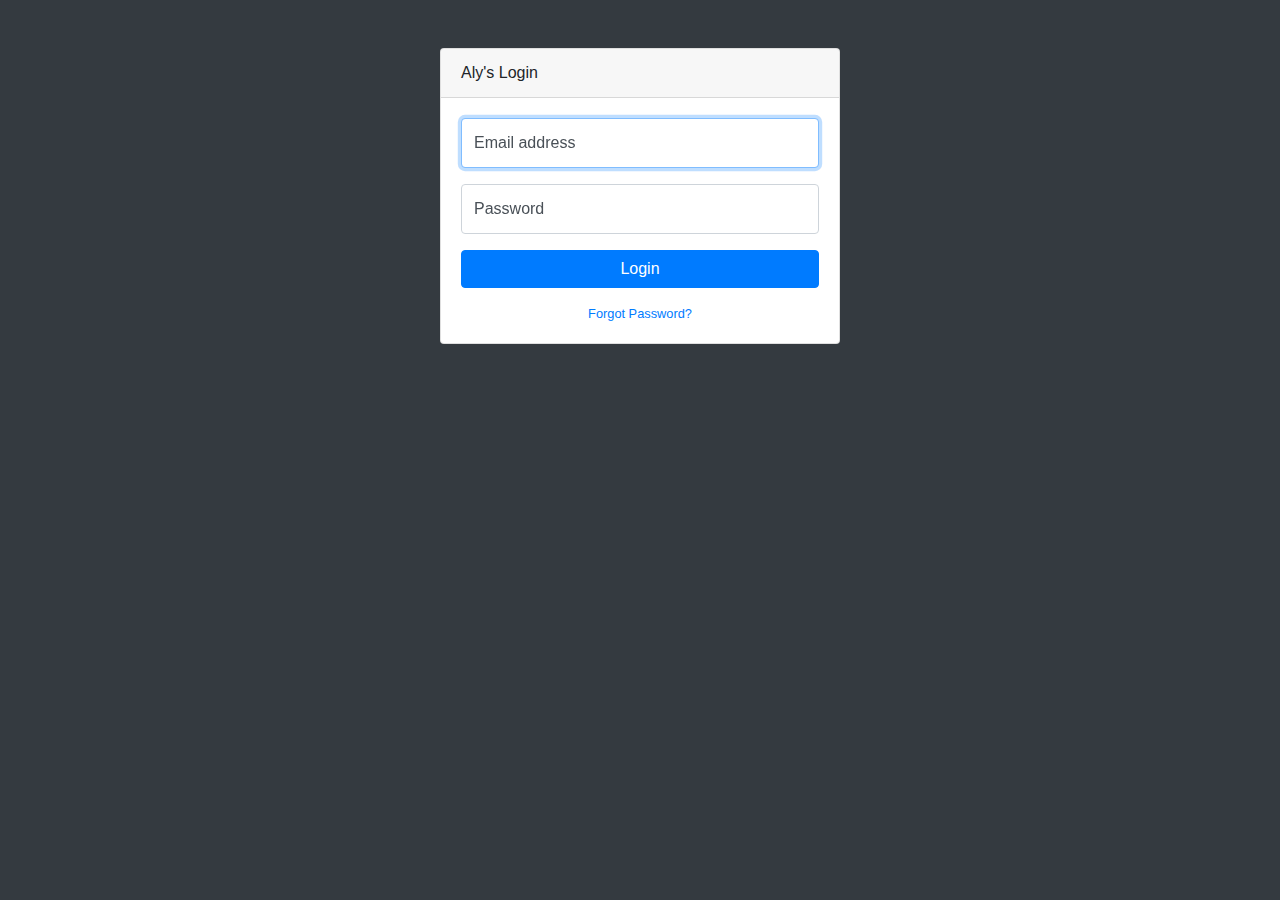
<file: index.html>
<!DOCTYPE html>
<html lang="en">
  <head>
    <meta charset="utf-8" />
    <meta http-equiv="X-UA-Compatible" content="IE=edge" />
    <meta
      name="viewport"
      content="width=device-width, initial-scale=1, shrink-to-fit=no"
    />
    <meta name="description" content="" />
    <meta name="author" content="" />

    <title>SB Admin - Login</title>

    <!-- Bootstrap core CSS -->
    <link href="vendor/bootstrap/css/bootstrap.min.css" rel="stylesheet" />

    <!-- Custom fonts for this template -->
    <link
      href="vendor/fontawesome-free/css/all.min.css"
      rel="stylesheet"
      type="text/css"
    />

    <!-- Custom styles for this template -->
    <link href="css/sb-admin.css" rel="stylesheet" />
  </head>

  <body class="bg-dark">
    <div class="container">
      <div class="card card-login mx-auto mt-5">
        <div class="card-header">Aly's Login</div>
        <div class="card-body">
          <form>
            <div class="form-group">
              <div class="form-label-group">
                <input
                  type="email"
                  id="inputEmail"
                  class="form-control"
                  placeholder="Email address"
                  required="required"
                  autofocus="autofocus"
                  name="userid"
                />
                <label for="inputEmail">Email address</label>
              </div>
            </div>
            <div class="form-group">
              <div class="form-label-group">
                <input
                  type="password"
                  id="inputPassword"
                  class="form-control"
                  placeholder="Password"
                  required="required"
                  name="pswrd"
                />
                <label for="inputPassword">Password</label>
              </div>
            </div>
            <input
              type="button"
              class="btn btn-primary btn-block"
              onclick="check(this.form)"
              value="Login"
            />
          </form>
          <script language="javascript">
            function check(form) {
              /*function to check userid & password*/
              /*the following code checkes whether the entered userid and password are matching*/
              if (
                form.userid.value == "tester@tester.com" &&
                form.pswrd.value == "tester"
              ) {
                window.location.href =
                  "dashboard.html"; /*opens the target page while Id & password matches*/
              } else {
                alert("Error Password or Username"); /*displays error message*/
              }
            }
          </script>
          <div class="text-center">
            <a class="d-block small mt-3" href="forgot-password.html"
              >Forgot Password?</a
            >
          </div>
        </div>
      </div>
    </div>

    <!-- Bootstrap core JavaScript -->
    <script src="vendor/jquery/jquery.min.js"></script>
    <script src="vendor/bootstrap/js/bootstrap.bundle.min.js"></script>

    <!-- Core plugin JavaScript -->
    <script src="vendor/jquery-easing/jquery.easing.min.js"></script>
  </body>
</html>
</file>
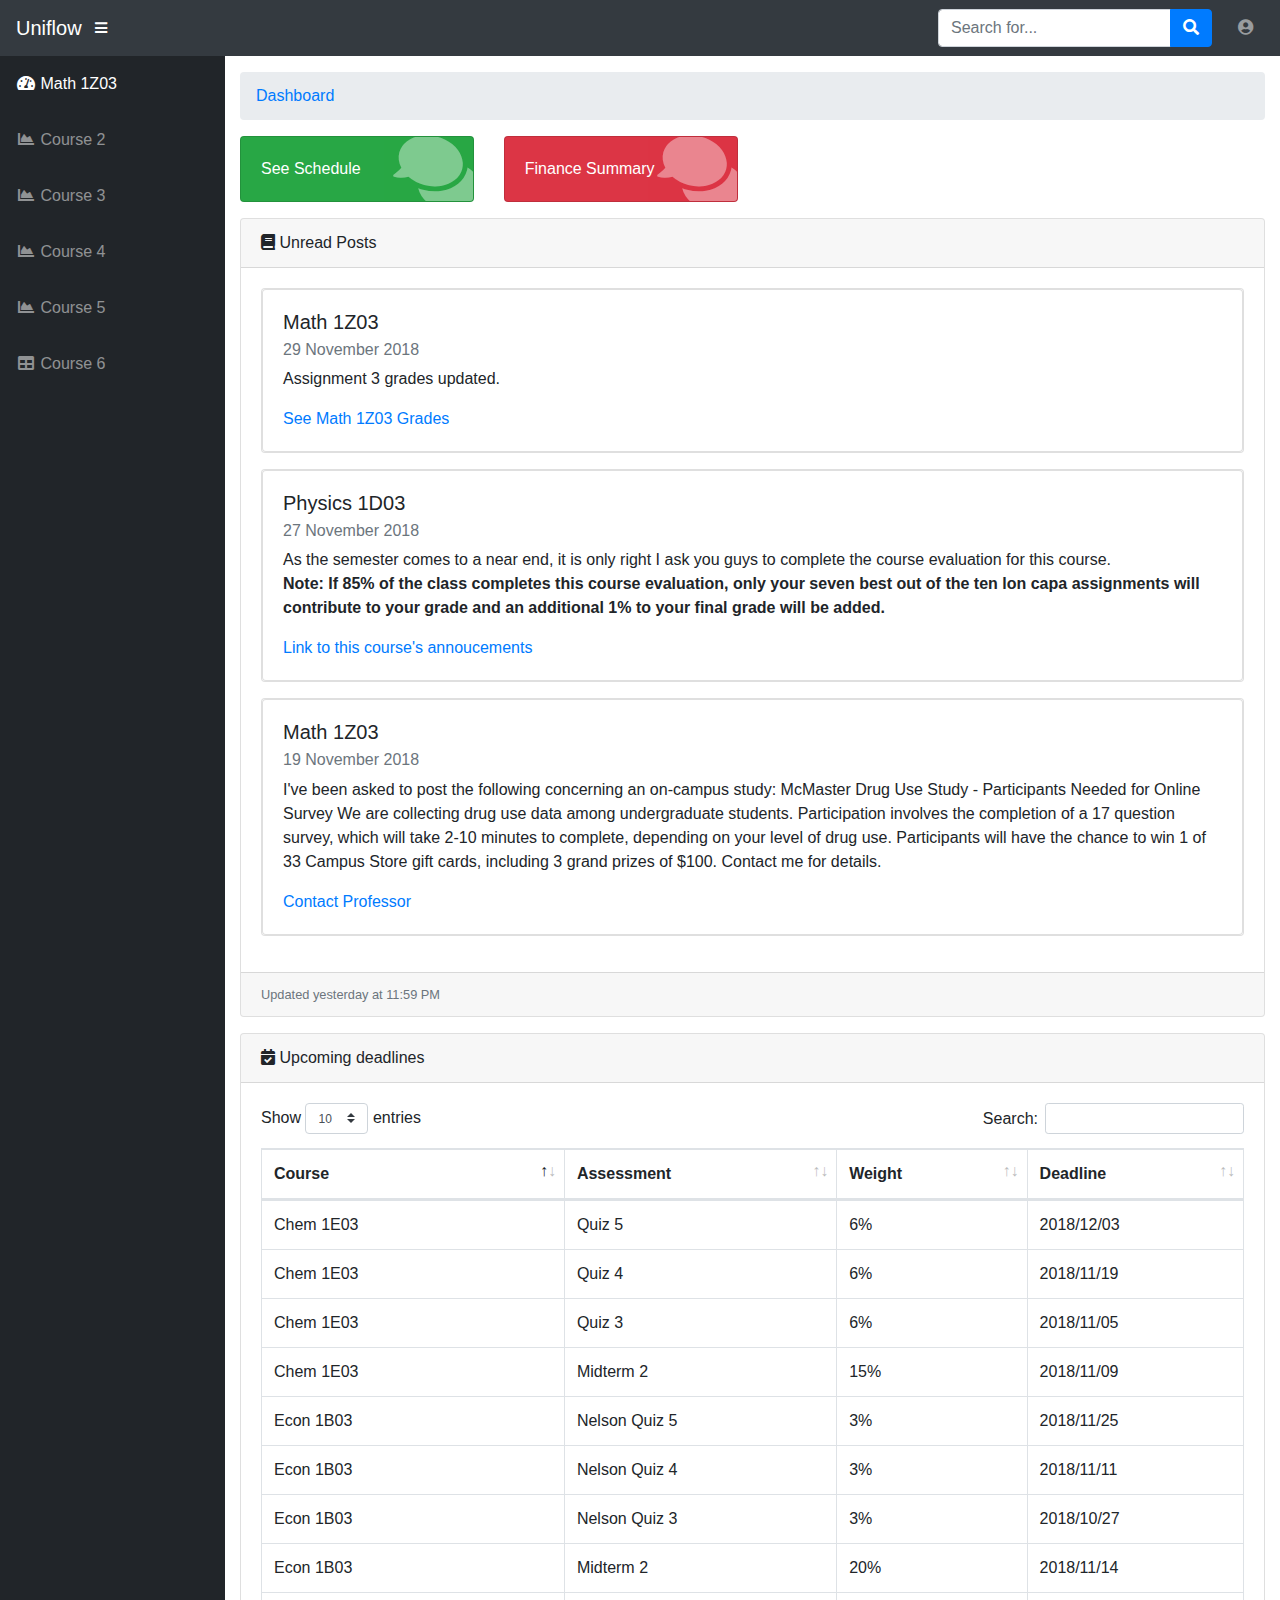
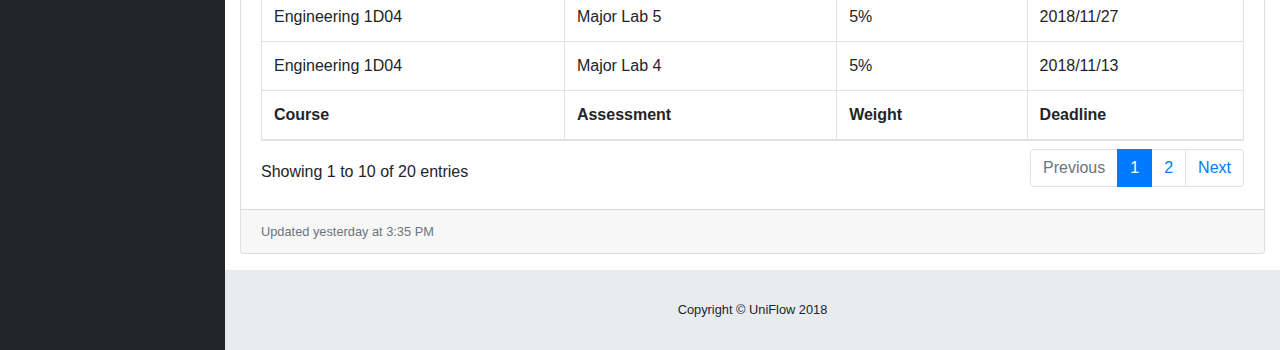
<file: dashboard.html>
<!DOCTYPE html>
<html lang="en">
  <head>
    <meta charset="utf-8" />
    <meta http-equiv="X-UA-Compatible" content="IE=edge" />
    <meta
      name="viewport"
      content="width=device-width, initial-scale=1, shrink-to-fit=no"
    />
    <meta name="description" content="" />
    <meta name="author" content="" />

    <title>UniFlow</title>

    <!-- Bootstrap core CSS -->
    <link href="vendor/bootstrap/css/bootstrap.min.css" rel="stylesheet" />

    <!-- Custom fonts for this template -->
    <link
      href="vendor/fontawesome-free/css/all.min.css"
      rel="stylesheet"
      type="text/css"
    />

    <!-- Page level plugin CSS -->
    <link href="vendor/datatables/dataTables.bootstrap4.css" rel="stylesheet" />

    <!-- Custom styles for this template -->
    <link href="css/sb-admin.css" rel="stylesheet" />
  </head>

  <body id="page-top">
    <nav class="navbar navbar-expand navbar-dark bg-dark static-top">
      <a class="navbar-brand mr-1" href="dashboard.html">Uniflow</a>

      <button
        class="btn btn-link btn-sm text-white order-1 order-sm-0"
        id="sidebarToggle"
        href="#"
      >
        <i class="fas fa-bars"></i>
      </button>

      <!-- Navbar Search -->
      <form
        class="d-none d-md-inline-block form-inline ml-auto mr-0 mr-md-3 my-2 my-md-0"
      >
        <div class="input-group">
          <input
            type="text"
            class="form-control"
            placeholder="Search for..."
            aria-label="Search"
            aria-describedby="basic-addon2"
          />
          <div class="input-group-append">
            <button class="btn btn-primary" type="button">
              <i class="fas fa-search"></i>
            </button>
          </div>
        </div>
      </form>

      <!-- Navbar -->
      <ul class="navbar-nav ml-auto ml-md-0">
        <li class="nav-item dropdown no-arrow">
          <a
            class="nav-link dropdown-toggle"
            href="#"
            id="userDropdown"
            role="button"
            data-toggle="dropdown"
            aria-haspopup="true"
            aria-expanded="false"
          >
            <i class="fas fa-user-circle fa-fw"></i>
          </a>
          <div
            class="dropdown-menu dropdown-menu-right"
            aria-labelledby="userDropdown"
          >
            <a class="dropdown-item" href="#">Settings</a>
            <a class="dropdown-item" href="#">Activity Log</a>
            <div class="dropdown-divider"></div>
            <a
              class="dropdown-item"
              href="#"
              data-toggle="modal"
              data-target="#logoutModal"
              >Logout</a
            >
          </div>
        </li>
      </ul>
    </nav>

    <div id="wrapper">
      <!-- Sidebar -->
      <ul class="sidebar navbar-nav">
        <li class="nav-item active">
          <a class="nav-link" href="math1z03annoucements.html">
            <i class="fas fa-fw fa-tachometer-alt"></i> <span>Math 1Z03</span>
          </a>
        </li>
        <li class="nav-item">
          <a class="nav-link" href="">
            <i class="fas fa-fw fa-chart-area"></i> <span>Course 2</span></a
          >
        </li>
        <li class="nav-item">
          <a class="nav-link" href="">
            <i class="fas fa-fw fa-chart-area"></i> <span>Course 3</span></a
          >
        </li>
        <li class="nav-item">
          <a class="nav-link" href="">
            <i class="fas fa-fw fa-chart-area"></i> <span>Course 4</span></a
          >
        </li>

        <li class="nav-item">
          <a class="nav-link" href="">
            <i class="fas fa-fw fa-chart-area"></i> <span>Course 5</span></a
          >
        </li>

        <li class="nav-item">
          <a class="nav-link" href="">
            <i class="fas fa-fw fa-table"></i> <span>Course 6</span></a
          >
        </li>
      </ul>

      <div id="content-wrapper">
        <div class="container-fluid">
          <!-- Breadcrumbs -->
          <ol class="breadcrumb">
            <li class="breadcrumb-item"><a href="#">Dashboard</a></li>
            <!-- <li class="breadcrumb-item active">Overview</li> -->
          </ol>

          <!-- Icon Cards -->
          <div class="row">
            <div class="col-xl-3 col-sm-6 mb-3">
              <div class="card text-white bg-success o-hidden h-100">
                <a class="text-white" href="schedule.html">
                  <div class="card-body">
                    <div class="card-body-icon">
                      <i class="fas fa-fw fa-comments"></i>
                    </div>
                    <div class="mr-5">See Schedule</div>
                  </div>
                </a>
              </div>
            </div>
            <div class="col-xl-3 col-sm-6 mb-3">
              <div class="card text-white bg-danger o-hidden h-100">
                <a class="text-white" href="finance.html">
                  <div class="card-body">
                    <div class="card-body-icon">
                      <i class="fas fa-fw fa-comments"></i>
                    </div>
                    <div class="mr-5">Finance Summary</div>
                  </div>
                </a>
              </div>
            </div>
          </div>
          <!--
              <div class="col-xl-3 col-sm-6 mb-3">
                <div class="card text-white bg-success o-hidden h-100">
                  <div class="card-body">
                    <div class="card-body-icon">
                      <i class="fas fa-fw fa-shopping-cart"></i>
                    </div>
                    <div class="mr-5">123 New Orders!</div>
                  </div>
                  <a class="card-footer text-white clearfix small z-1" href="#">
                    <span class="float-left">View Details</span>
                    <span class="float-right">
                      <i class="fas fa-angle-right"></i>
                    </span>
                  </a>
                </div>
              </div>
              <div class="col-xl-3 col-sm-6 mb-3">
                <div class="card text-white bg-danger o-hidden h-100">
                  <div class="card-body">
                    <div class="card-body-icon">
                      <i class="fas fa-fw fa-life-ring"></i>
                    </div>
                    <div class="mr-5">13 New Tickets!</div>
                  </div>
                  <a class="card-footer text-white clearfix small z-1" href="#">
                    <span class="float-left">View Details</span>
                    <span class="float-right">
                      <i class="fas fa-angle-right"></i>
                    </span>
                  </a>
                </div>
              </div>
            </div>
          -->

          <!-- Unread Posts -->
          <div class="card mb-3">
            <div class="card-header">
              <i class="fas fa-book"></i> Unread Posts
            </div>
            <div class="card-body">
              <div class="card mb-3">
                <div class="card">
                  <div class="card-body">
                    <h5 class="card-title">Math 1Z03</h5>
                    <h6 class="card-subtitle mb-2 text-muted">
                      29 November 2018
                    </h6>
                    <p class="card-text">Assignment 3 grades updated.</p>
                    <a href="math1z03grades.html" class="card-link"
                      >See Math 1Z03 Grades</a
                    >
                  </div>
                </div>
              </div>
              <div class="card mb-3">
                <div class="card">
                  <div class="card-body">
                    <h5 class="card-title">Physics 1D03</h5>
                    <h6 class="card-subtitle mb-2 text-muted">
                      27 November 2018
                    </h6>
                    <p class="card-text">
                      As the semester comes to a near end, it is only right I
                      ask you guys to complete the course evaluation for this
                      course. <br />
                      <b>
                        Note: If 85% of the class completes this course
                        evaluation, only your seven best out of the ten lon capa
                        assignments will contribute to your grade and an
                        additional 1% to your final grade will be added.
                      </b>
                    </p>
                    <a href="#" class="card-link"
                      >Link to this course's annoucements</a
                    >
                  </div>
                </div>
              </div>
              <div class="card mb-3">
                <div class="card">
                  <div class="card-body">
                    <h5 class="card-title">Math 1Z03</h5>
                    <h6 class="card-subtitle mb-2 text-muted">
                      19 November 2018
                    </h6>
                    <p class="card-text">
                      I've been asked to post the following concerning an
                      on-campus study: McMaster Drug Use Study - Participants
                      Needed for Online Survey We are collecting drug use data
                      among undergraduate students. Participation involves the
                      completion of a 17 question survey, which will take 2-10
                      minutes to complete, depending on your level of drug use.
                      Participants will have the chance to win 1 of 33 Campus
                      Store gift cards, including 3 grand prizes of $100.
                      Contact me for details.
                    </p>
                    <a href="math1z03contactprof.html" class="card-link"
                      >Contact Professor</a
                    >
                  </div>
                </div>
              </div>
            </div>
            <div class="card-footer small text-muted">
              Updated yesterday at 11:59 PM
            </div>
          </div>

          <!-- Upcoming deadlines -->
          <div class="card mb-3">
            <div class="card-header">
              <i class="fas fa-calendar-check"></i> Upcoming deadlines
            </div>
            <div class="card-body">
              <div class="table-responsive">
                <table
                  class="table table-bordered"
                  id="dataTable"
                  width="100%"
                  cellspacing="0"
                >
                  <thead>
                    <tr>
                      <th>Course</th>
                      <th>Assessment</th>
                      <th>Weight</th>
                      <th>Deadline</th>
                    </tr>
                  </thead>
                  <tfoot>
                    <tr>
                      <th>Course</th>
                      <th>Assessment</th>
                      <th>Weight</th>
                      <th>Deadline</th>
                    </tr>
                  </tfoot>
                  <tbody>
                    <tr>
                      <td>Math 1Z03</td>
                      <td>Assignment 6</td>
                      <td>5%</td>
                      <td>2018/11/30</td>
                    </tr>
                    <tr>
                      <td>Chem 1E03</td>
                      <td>Quiz 5</td>
                      <td>6%</td>
                      <td>2018/12/03</td>
                    </tr>
                    <tr>
                      <td>Physics 1D03</td>
                      <td>Lon Capa 10</td>
                      <td>2%</td>
                      <td>2018/11/29</td>
                    </tr>
                    <tr>
                      <td>Engineering 1D04</td>
                      <td>Major Lab 5</td>
                      <td>5%</td>
                      <td>2018/11/27</td>
                    </tr>
                    <tr>
                      <td>Econ 1B03</td>
                      <td>Nelson Quiz 5</td>
                      <td>3%</td>
                      <td>2018/11/25</td>
                    </tr>
                    <tr>
                      <td>Math 1Z03</td>
                      <td>Assignment 5</td>
                      <td>5%</td>
                      <td>2018/11/16</td>
                    </tr>
                    <tr>
                      <td>Chem 1E03</td>
                      <td>Quiz 4</td>
                      <td>6%</td>
                      <td>2018/11/19</td>
                    </tr>
                    <tr>
                      <td>Physics 1D03</td>
                      <td>Lon Capa 9</td>
                      <td>2%</td>
                      <td>2018/11/22</td>
                    </tr>
                    <tr>
                      <td>Engineering 1D04</td>
                      <td>Major Lab 4</td>
                      <td>5%</td>
                      <td>2018/11/13</td>
                    </tr>
                    <tr>
                      <td>Econ 1B03</td>
                      <td>Nelson Quiz 4</td>
                      <td>3%</td>
                      <td>2018/11/11</td>
                    </tr>
                    <tr>
                      <td>Math 1Z03</td>
                      <td>Assignment 3</td>
                      <td>5%</td>
                      <td>2018/11/02</td>
                    </tr>
                    <tr>
                      <td>Chem 1E03</td>
                      <td>Quiz 3</td>
                      <td>6%</td>
                      <td>2018/11/05</td>
                    </tr>
                    <tr>
                      <td>Physics 1D03</td>
                      <td>Lon Capa 8</td>
                      <td>2%</td>
                      <td>2018/11/15</td>
                    </tr>
                    <tr>
                      <td>Engineering 1D04</td>
                      <td>Major Lab 3</td>
                      <td>5%</td>
                      <td>2018/10/30</td>
                    </tr>
                    <tr>
                      <td>Econ 1B03</td>
                      <td>Nelson Quiz 3</td>
                      <td>3%</td>
                      <td>2018/10/27</td>
                    </tr>
                    <tr>
                      <td>Math 1Z03</td>
                      <td>Midterm 2</td>
                      <td>20%</td>
                      <td>2018/11/12</td>
                    </tr>
                    <tr>
                      <td>Chem 1E03</td>
                      <td>Midterm 2</td>
                      <td>15%</td>
                      <td>2018/11/09</td>
                    </tr>
                    <tr>
                      <td>Physics 1D03</td>
                      <td>Midterm 2</td>
                      <td>20%</td>
                      <td>2018/11/05</td>
                    </tr>
                    <tr>
                      <td>Engineering 1D04</td>
                      <td>Midterm 2</td>
                      <td>15%</td>
                      <td>2018/11/16</td>
                    </tr>
                    <tr>
                      <td>Econ 1B03</td>
                      <td>Midterm 2</td>
                      <td>20%</td>
                      <td>2018/11/14</td>
                    </tr>
                  </tbody>
                </table>
              </div>
            </div>
            <div class="card-footer small text-muted">
              Updated yesterday at 3:35 PM
            </div>
          </div>
        </div>
        <!-- /.container-fluid -->

        <!-- Sticky Footer -->
        <footer class="sticky-footer">
          <div class="container my-auto">
            <div class="copyright text-center my-auto">
              <span>Copyright © UniFlow 2018</span>
            </div>
          </div>
        </footer>
      </div>
      <!-- /.content-wrapper -->
    </div>
    <!-- /#wrapper -->

    <!-- Scroll to Top Button -->
    <a class="scroll-to-top rounded" href="#page-top">
      <i class="fas fa-angle-up"></i>
    </a>

    <!-- Logout Modal -->
    <div
      class="modal fade"
      id="logoutModal"
      tabindex="-1"
      role="dialog"
      aria-labelledby="exampleModalLabel"
      aria-hidden="true"
    >
      <div class="modal-dialog" role="document">
        <div class="modal-content">
          <div class="modal-header">
            <h5 class="modal-title" id="exampleModalLabel">Ready to Leave?</h5>
            <button
              class="close"
              type="button"
              data-dismiss="modal"
              aria-label="Close"
            >
              <span aria-hidden="true">×</span>
            </button>
          </div>
          <div class="modal-body">
            Select "Logout" below if you are ready to end your current session.
          </div>
          <div class="modal-footer">
            <button
              class="btn btn-secondary"
              type="button"
              data-dismiss="modal"
            >
              Cancel
            </button>
            <a class="btn btn-primary" href="index.html">Logout</a>
          </div>
        </div>
      </div>
    </div>

    <!-- Bootstrap core JavaScript -->
    <script src="vendor/jquery/jquery.min.js"></script>
    <script src="vendor/bootstrap/js/bootstrap.bundle.min.js"></script>

    <!-- Core plugin JavaScript -->
    <script src="vendor/jquery-easing/jquery.easing.min.js"></script>

    <!-- Page level plugin JavaScript -->
    <script src="vendor/chart.js/Chart.min.js"></script>
    <script src="vendor/datatables/jquery.dataTables.js"></script>
    <script src="vendor/datatables/dataTables.bootstrap4.js"></script>

    <!-- Custom scripts for all pages -->
    <script src="js/sb-admin.min.js"></script>

    <!-- Demo scripts for this page -->
    <script src="js/demo/datatables-demo.js"></script>
    <script src="js/demo/chart-area-demo.js"></script>
  </body>
</html>
</file>
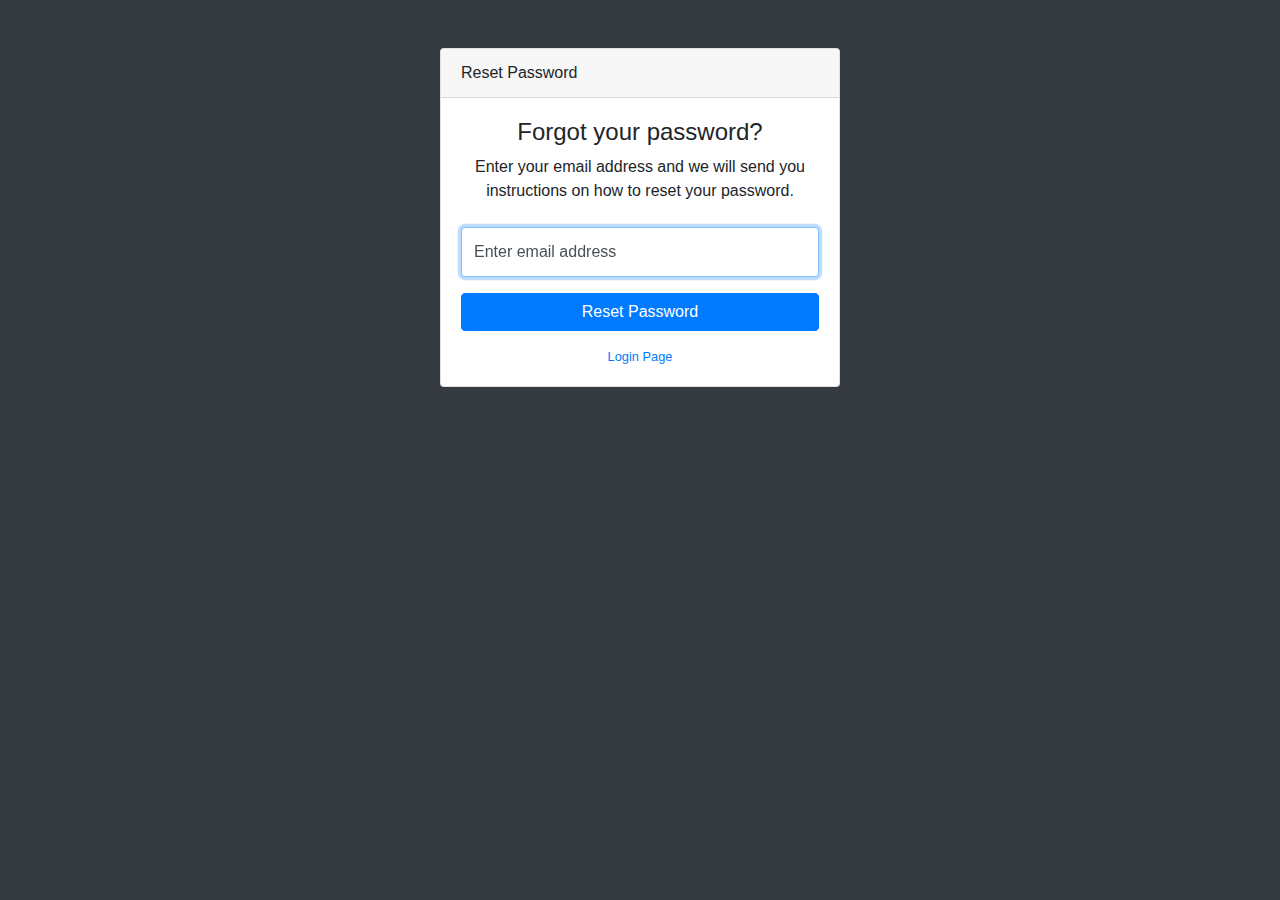
<file: forgot-password.html>
<!DOCTYPE html>
<html lang="en">
  <head>
    <meta charset="utf-8" />
    <meta http-equiv="X-UA-Compatible" content="IE=edge" />
    <meta
      name="viewport"
      content="width=device-width, initial-scale=1, shrink-to-fit=no"
    />
    <meta name="description" content="" />
    <meta name="author" content="" />

    <title>SB Admin - Forgot Password</title>

    <!-- Bootstrap core CSS -->
    <link href="vendor/bootstrap/css/bootstrap.min.css" rel="stylesheet" />

    <!-- Custom fonts for this template -->
    <link
      href="vendor/fontawesome-free/css/all.min.css"
      rel="stylesheet"
      type="text/css"
    />

    <!-- Custom styles for this template -->
    <link href="css/sb-admin.css" rel="stylesheet" />
  </head>

  <body class="bg-dark">
    <div class="container">
      <div class="card card-login mx-auto mt-5">
        <div class="card-header">Reset Password</div>
        <div class="card-body">
          <div class="text-center mb-4">
            <h4>Forgot your password?</h4>
            <p>
              Enter your email address and we will send you instructions on how
              to reset your password.
            </p>
          </div>
          <form>
            <div class="form-group">
              <div class="form-label-group">
                <input
                  type="email"
                  id="inputEmail"
                  class="form-control"
                  placeholder="Enter email address"
                  required="required"
                  autofocus="autofocus"
                />
                <label for="inputEmail">Enter email address</label>
              </div>
            </div>
            <a class="btn btn-primary btn-block" href="index.html"
              >Reset Password</a
            >
          </form>
          <div class="text-center">
            <a class="d-block small mt-3" href="index.html">Login Page</a>
          </div>
        </div>
      </div>
    </div>

    <!-- Bootstrap core JavaScript -->
    <script src="vendor/jquery/jquery.min.js"></script>
    <script src="vendor/bootstrap/js/bootstrap.bundle.min.js"></script>

    <!-- Core plugin JavaScript -->
    <script src="vendor/jquery-easing/jquery.easing.min.js"></script>
  </body>
</html>
</file>
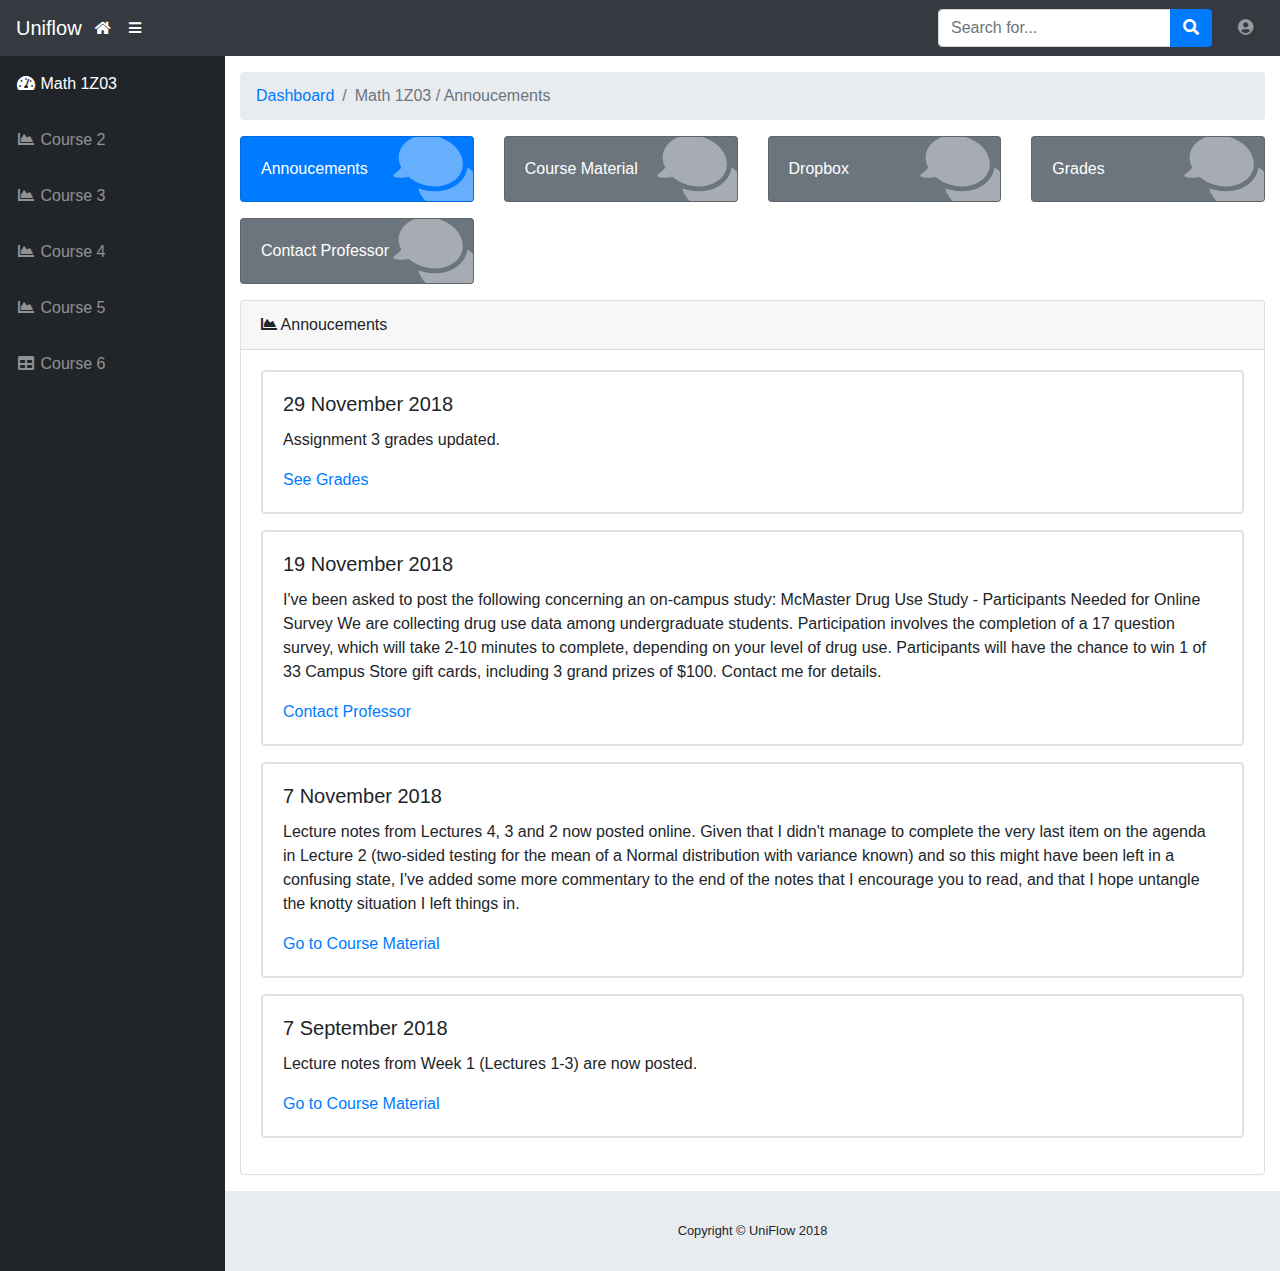
<file: math1z03annoucements.html>
<!DOCTYPE html>
<html lang="en">

<head>

  <meta charset="utf-8">
  <meta http-equiv="X-UA-Compatible" content="IE=edge">
  <meta name="viewport" content="width=device-width, initial-scale=1, shrink-to-fit=no">
  <meta name="description" content="">
  <meta name="author" content="">

  <title>Uniflow</title>

  <!-- Bootstrap core CSS-->
  <link href="vendor/bootstrap/css/bootstrap.min.css" rel="stylesheet">

  <!-- Custom fonts for this template-->
  <link href="vendor/fontawesome-free/css/all.min.css" rel="stylesheet" type="text/css">

  <!-- Page level plugin CSS-->
  <link href="vendor/datatables/dataTables.bootstrap4.css" rel="stylesheet">

  <!-- Custom styles for this template-->
  <link href="css/sb-admin.css" rel="stylesheet">

</head>

<body id="page-top">

  <nav class="navbar navbar-expand navbar-dark bg-dark static-top">

    <a class="navbar-brand mr-1" href="dashboard.html">Uniflow</a>

    <a href="dashboard.html">
        <button class="btn btn-link btn-sm text-white order-1 order-sm-0" href="#dashboard.html">
          <i class="fas fa-home"></i>
        </button>
    </a>

    <button class="btn btn-link btn-sm text-white order-1 order-sm-0" id="sidebarToggle" href="#">
      <i class="fas fa-bars"></i>
    </button>

    <!-- Navbar Search -->
    <form class="d-none d-md-inline-block form-inline ml-auto mr-0 mr-md-3 my-2 my-md-0">
      <div class="input-group">
        <input type="text" class="form-control" placeholder="Search for..." aria-label="Search" aria-describedby="basic-addon2">
        <div class="input-group-append">
          <button class="btn btn-primary" type="button">
            <i class="fas fa-search"></i>
          </button>
        </div>
      </div>
    </form>

    <!-- Navbar -->
    <ul class="navbar-nav ml-auto ml-md-0">


      <li class="nav-item dropdown no-arrow">
        <a class="nav-link dropdown-toggle" href="#" id="userDropdown" role="button" data-toggle="dropdown"
          aria-haspopup="true" aria-expanded="false">
          <i class="fas fa-user-circle fa-fw"></i>
        </a>
        <div class="dropdown-menu dropdown-menu-right" aria-labelledby="userDropdown">
          <a class="dropdown-item" href="#">Settings</a>
          <a class="dropdown-item" href="#">Activity Log</a>
          <div class="dropdown-divider"></div>
          <a class="dropdown-item" href="#" data-toggle="modal" data-target="#logoutModal">Logout</a>
        </div>
      </li>
    </ul>

  </nav>





















  <div id="wrapper">





    <!-- Sidebar -->
    <ul class="sidebar navbar-nav">
      <li class="nav-item active">
        <a class="nav-link" href="math1z03annoucements.html">
          <i class="fas fa-fw fa-tachometer-alt"></i> <span>Math 1Z03</span>
        </a>
      </li>
      <li class="nav-item">
        <a class="nav-link" href="">
          <i class="fas fa-fw fa-chart-area"></i> <span>Course 2</span></a>
      </li>
      <li class="nav-item">
        <a class="nav-link" href="">
          <i class="fas fa-fw fa-chart-area"></i> <span>Course 3</span></a>
      </li>
      <li class="nav-item">
        <a class="nav-link" href="">
          <i class="fas fa-fw fa-chart-area"></i> <span>Course 4</span></a>
      </li>

      <li class="nav-item">
        <a class="nav-link" href="">
          <i class="fas fa-fw fa-chart-area"></i> <span>Course 5</span></a>
      </li>

      <li class="nav-item">
        <a class="nav-link" href="">
          <i class="fas fa-fw fa-table"></i> <span>Course 6</span></a>
      </li>
    </ul>















    <div id="content-wrapper">

      <div class="container-fluid">

        <!-- Breadcrumbs-->
        <ol class="breadcrumb">
          <li class="breadcrumb-item">
            <a href="dashboard.html">Dashboard</a>
          </li>
          <li class="breadcrumb-item active">Math 1Z03 / Annoucements</li>
        </ol>




        <!-- Icon Cards-->
        <div class="row">

          <div class="col-xl-3 col-sm-6 mb-3">
            <div class="card text-white bg-primary o-hidden h-100">
              <a class="text-white" href="math1z03annoucements.html">

                <div class="card-body">
                  <div class="card-body-icon">
                    <i class="fas fa-fw fa-comments"></i>
                  </div>
                  <div class="mr-5">Annoucements</div>
                </div>

            </div>
            </a>
          </div>

          <div class="col-xl-3 col-sm-6 mb-3">
            <div class="card text-white bg-secondary o-hidden h-100">
              <a class="text-white" href="math1z03coursematerial.html">

                <div class="card-body">
                  <div class="card-body-icon">
                    <i class="fas fa-fw fa-comments"></i>
                  </div>
                  <div class="mr-5">Course Material</div>
                </div>

            </div>
            </a>
          </div>

          <div class="col-xl-3 col-sm-6 mb-3">
            <div class="card text-white bg-secondary o-hidden h-100">
              <a class="text-white" href="math1z03dropbox.html">

                <div class="card-body">
                  <div class="card-body-icon">
                    <i class="fas fa-fw fa-comments"></i>
                  </div>
                  <div class="mr-5">Dropbox</div>
                </div>

            </div>
            </a>
          </div>

          <div class="col-xl-3 col-sm-6 mb-3">
            <div class="card text-white bg-secondary o-hidden h-100">
              <a class="text-white" href="math1z03grades.html">

                <div class="card-body">
                  <div class="card-body-icon">
                    <i class="fas fa-fw fa-comments"></i>
                  </div>
                  <div class="mr-5">Grades</div>
                </div>

            </div>
            </a>
          </div>

          <div class="col-xl-3 col-sm-6 mb-3">
            <div class="card text-white bg-secondary o-hidden h-100">
              <a class="text-white" href="math1z03contactprof.html">

                <div class="card-body">
                  <div class="card-body-icon">
                    <i class="fas fa-fw fa-comments"></i>
                  </div>
                  <div class="mr-5">Contact Professor</div>
                </div>

            </div>
            </a>
          </div>



        </div>

        <!--              End of NAV BAR-->




        <div class="card mb-3">
          <div class="card-header">
            <i class="fas fa-chart-area"></i>
            Annoucements</div>

          <div class="card-body">


            <div class="card mb-3">
              <div class="card">
                <div class="card-body">
                  <h5 class="card-title">29 November 2018</h5>
                  <p class="card-text">
                    Assignment 3 grades updated.
                  </p>
                  <a href="math1z03grades.html" class="card-link">See Grades</a>
                </div>
              </div>
            </div>


            <div class="card mb-3">
              <div class="card">
                <div class="card-body">
                  <h5 class="card-title">19 November 2018</h5>
                  <p class="card-text">
                    I've been asked to post the following concerning an on-campus study:
                    McMaster Drug Use Study - Participants Needed for Online Survey
                    We are collecting drug use data among undergraduate students. Participation involves the completion
                    of a 17 question survey, which will take 2-10 minutes to complete, depending on your level of drug
                    use. Participants will have the chance to win 1 of 33 Campus Store gift cards, including 3 grand
                    prizes of $100. Contact me for details.
                  </p>
                  <a href="math1z03contactprof.html" class="card-link">Contact Professor</a>
                </div>
              </div>
            </div>
            <div class="card mb-3">
              <div class="card">
                <div class="card-body">
                  <h5 class="card-title">7 November 2018</h5>
                  <p class="card-text">
                    Lecture notes from Lectures 4, 3 and 2 now posted online. Given that I didn't manage to complete
                    the very last item on the agenda in Lecture 2 (two-sided testing for the mean of a Normal
                    distribution with variance known) and so this might have been left in a confusing state, I've added
                    some more commentary to the end of the notes that I encourage you to read, and that I hope untangle
                    the knotty situation I left things in.
                  </p>
                  <a href="math1z03coursematerial.html" class="card-link">Go to Course Material</a>
                </div>
              </div>
            </div>

            <div class="card mb-3">
              <div class="card">
                <div class="card-body">
                  <h5 class="card-title">7 September 2018</h5>
                  <p class="card-text">
                    Lecture notes from Week 1 (Lectures 1-3) are now posted.
                  </p>
                  <a href="math1z03coursematerial.html" class="card-link">Go to Course Material</a>
                </div>
              </div>
            </div>
          </div>



        </div>
        <!-- /.container-fluid -->

        <!-- Sticky Footer -->
        <footer class="sticky-footer">
          <div class="container my-auto">
            <div class="copyright text-center my-auto">
              <span>Copyright © UniFlow 2018</span>
            </div>
          </div>
        </footer>

      </div>
      <!-- /.content-wrapper -->

    </div>
    <!-- /#wrapper -->

    <!-- Scroll to Top Button-->
    <a class="scroll-to-top rounded" href="#page-top">
      <i class="fas fa-angle-up"></i>
    </a>

    <!-- Logout Modal-->
    <div class="modal fade" id="logoutModal" tabindex="-1" role="dialog" aria-labelledby="exampleModalLabel"
      aria-hidden="true">
      <div class="modal-dialog" role="document">
        <div class="modal-content">
          <div class="modal-header">
            <h5 class="modal-title" id="exampleModalLabel">Ready to Leave?</h5>
            <button class="close" type="button" data-dismiss="modal" aria-label="Close">
              <span aria-hidden="true">×</span>
            </button>
          </div>
          <div class="modal-body">Select "Logout" below if you are ready to end your current session.</div>
          <div class="modal-footer">
            <button class="btn btn-secondary" type="button" data-dismiss="modal">Cancel</button>
            <a class="btn btn-primary" href="index.html">Logout</a>
          </div>
        </div>
      </div>
    </div>

    <!-- Bootstrap core JavaScript-->
    <script src="vendor/jquery/jquery.min.js"></script>
    <script src="vendor/bootstrap/js/bootstrap.bundle.min.js"></script>

    <!-- Core plugin JavaScript-->
    <script src="vendor/jquery-easing/jquery.easing.min.js"></script>

    <!-- Page level plugin JavaScript-->
    <script src="vendor/chart.js/Chart.min.js"></script>
    <script src="vendor/datatables/jquery.dataTables.js"></script>
    <script src="vendor/datatables/dataTables.bootstrap4.js"></script>

    <!-- Custom scripts for all pages-->
    <script src="js/sb-admin.min.js"></script>

    <!-- Demo scripts for this page-->
    <script src="js/demo/datatables-demo.js"></script>
    <script src="js/demo/chart-area-demo.js"></script>

</body>

</html>
</file>
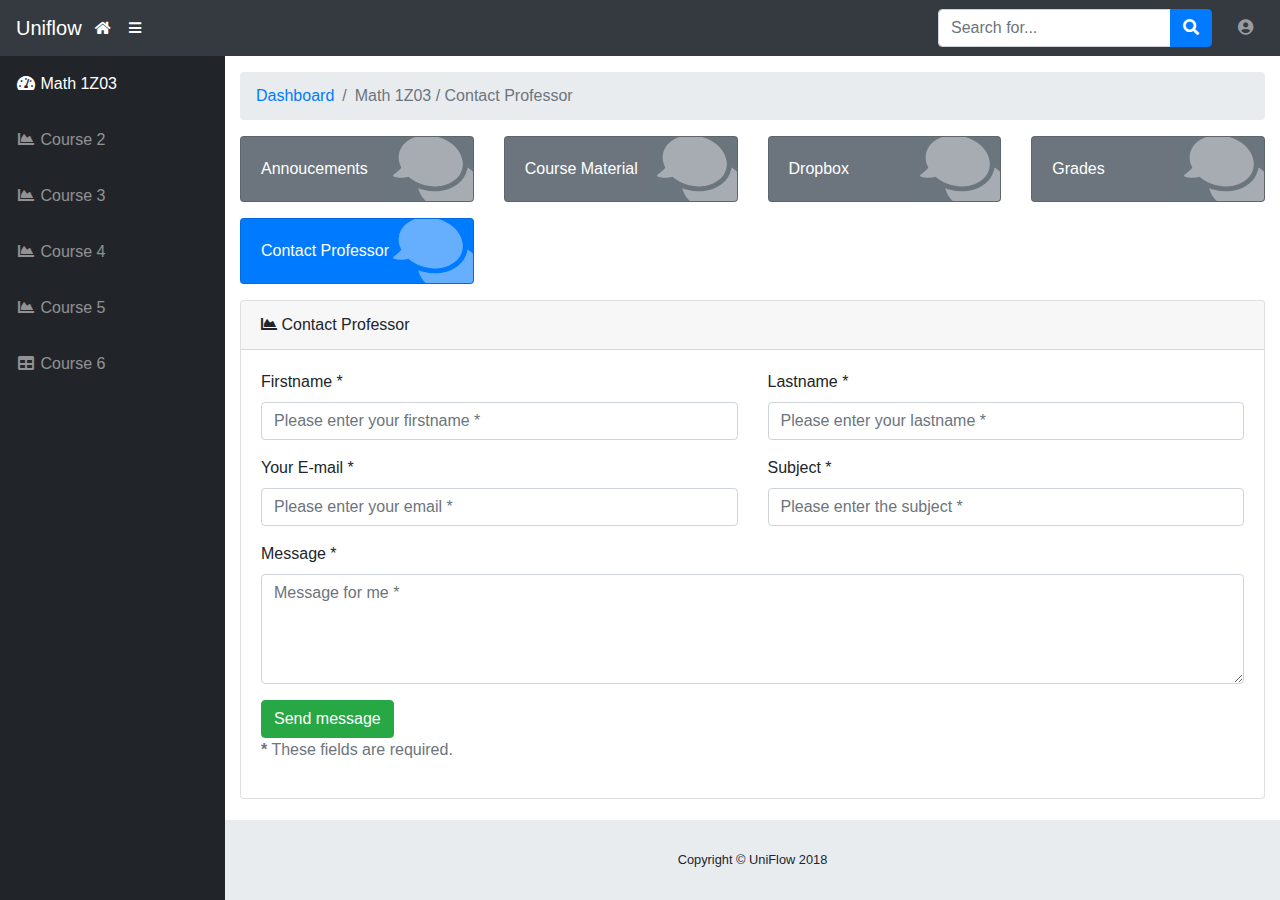
<file: math1z03contactprof.html>
<!DOCTYPE html>
<html lang="en">

<head>

  <meta charset="utf-8">
  <meta http-equiv="X-UA-Compatible" content="IE=edge">
  <meta name="viewport" content="width=device-width, initial-scale=1, shrink-to-fit=no">
  <meta name="description" content="">
  <meta name="author" content="">

  <title>Uniflow</title>

  <!-- Bootstrap core CSS-->
  <link href="vendor/bootstrap/css/bootstrap.min.css" rel="stylesheet">

  <!-- Custom fonts for this template-->
  <link href="vendor/fontawesome-free/css/all.min.css" rel="stylesheet" type="text/css">

  <!-- Page level plugin CSS-->
  <link href="vendor/datatables/dataTables.bootstrap4.css" rel="stylesheet">

  <!-- Custom styles for this template-->
  <link href="css/sb-admin.css" rel="stylesheet">

</head>

<body id="page-top">

  <nav class="navbar navbar-expand navbar-dark bg-dark static-top">

    <a class="navbar-brand mr-1" href="dashboard.html">Uniflow</a>

    <a href="dashboard.html">
        <button class="btn btn-link btn-sm text-white order-1 order-sm-0" href="#dashboard.html">
          <i class="fas fa-home"></i>
        </button>
    </a>

    <button class="btn btn-link btn-sm text-white order-1 order-sm-0" id="sidebarToggle" href="#">
      <i class="fas fa-bars"></i>
    </button>






    <!-- Navbar Search -->
    <form class="d-none d-md-inline-block form-inline ml-auto mr-0 mr-md-3 my-2 my-md-0">
      <div class="input-group">
        <input type="text" class="form-control" placeholder="Search for..." aria-label="Search" aria-describedby="basic-addon2">
        <div class="input-group-append">
          <button class="btn btn-primary" type="button">
            <i class="fas fa-search"></i>
          </button>
        </div>
      </div>
    </form>

    <!-- Navbar -->
    <ul class="navbar-nav ml-auto ml-md-0">


      <li class="nav-item dropdown no-arrow">
        <a class="nav-link dropdown-toggle" href="#" id="userDropdown" role="button" data-toggle="dropdown"
          aria-haspopup="true" aria-expanded="false">
          <i class="fas fa-user-circle fa-fw"></i>
        </a>
        <div class="dropdown-menu dropdown-menu-right" aria-labelledby="userDropdown">
          <a class="dropdown-item" href="#">Settings</a>
          <a class="dropdown-item" href="#">Activity Log</a>
          <div class="dropdown-divider"></div>
          <a class="dropdown-item" href="#" data-toggle="modal" data-target="#logoutModal">Logout</a>
        </div>
      </li>
    </ul>

  </nav>





















  <div id="wrapper">






    <!-- Sidebar -->
    <!-- Sidebar -->
    <ul class="sidebar navbar-nav">
      <li class="nav-item active">
        <a class="nav-link" href="math1z03annoucements.html">
          <i class="fas fa-fw fa-tachometer-alt"></i> <span>Math 1Z03</span>
        </a>
      </li>
      <li class="nav-item">
        <a class="nav-link" href="">
          <i class="fas fa-fw fa-chart-area"></i> <span>Course 2</span></a>
      </li>
      <li class="nav-item">
        <a class="nav-link" href="">
          <i class="fas fa-fw fa-chart-area"></i> <span>Course 3</span></a>
      </li>
      <li class="nav-item">
        <a class="nav-link" href="">
          <i class="fas fa-fw fa-chart-area"></i> <span>Course 4</span></a>
      </li>

      <li class="nav-item">
        <a class="nav-link" href="">
          <i class="fas fa-fw fa-chart-area"></i> <span>Course 5</span></a>
      </li>

      <li class="nav-item">
        <a class="nav-link" href="">
          <i class="fas fa-fw fa-table"></i> <span>Course 6</span></a>
      </li>
    </ul>



















    <div id="content-wrapper">

      <div class="container-fluid">

        <!-- Breadcrumbs-->
        <ol class="breadcrumb">
          <li class="breadcrumb-item">
            <a href="dashboard.html">Dashboard</a>
          </li>
          <li class="breadcrumb-item active">Math 1Z03 / Contact Professor</li>
        </ol>




        <!-- Icon Cards-->
        <div class="row">

          <div class="col-xl-3 col-sm-6 mb-3">
            <div class="card text-white bg-secondary o-hidden h-100">
              <a class="text-white" href="math1z03annoucements.html">

                <div class="card-body">
                  <div class="card-body-icon">
                    <i class="fas fa-fw fa-comments"></i>
                  </div>
                  <div class="mr-5">Annoucements</div>
                </div>

            </div>
            </a>
          </div>

          <div class="col-xl-3 col-sm-6 mb-3">
            <div class="card text-white bg-secondary o-hidden h-100">
              <a class="text-white" href="math1z03coursematerial.html">

                <div class="card-body">
                  <div class="card-body-icon">
                    <i class="fas fa-fw fa-comments"></i>
                  </div>
                  <div class="mr-5">Course Material</div>
                </div>

            </div>
            </a>
          </div>

          <div class="col-xl-3 col-sm-6 mb-3">
            <div class="card text-white bg-secondary o-hidden h-100">
              <a class="text-white" href="math1z03dropbox.html">

                <div class="card-body">
                  <div class="card-body-icon">
                    <i class="fas fa-fw fa-comments"></i>
                  </div>
                  <div class="mr-5">Dropbox</div>
                </div>

            </div>
            </a>
          </div>

          <div class="col-xl-3 col-sm-6 mb-3">
            <div class="card text-white bg-secondary o-hidden h-100">
              <a class="text-white" href="math1z03grades.html">

                <div class="card-body">
                  <div class="card-body-icon">
                    <i class="fas fa-fw fa-comments"></i>
                  </div>
                  <div class="mr-5">Grades</div>
                </div>

            </div>
            </a>
          </div>

          <div class="col-xl-3 col-sm-6 mb-3">
            <div class="card text-white bg-primary o-hidden h-100">
              <a class="text-white" href="math1z03contactprof.html">

                <div class="card-body">
                  <div class="card-body-icon">
                    <i class="fas fa-fw fa-comments"></i>
                  </div>
                  <div class="mr-5">Contact Professor</div>
                </div>

            </div>
            </a>
          </div>



        </div>

        <!--              End of NAV BAR-->




        <div class="card mb-3">
          <div class="card-header">
            <i class="fas fa-chart-area"></i>
            Contact Professor</div>
          <div class="card-body">
            <form id="contact-form" method="post" action="contact.php" role="form">

              <div class="messages"></div>

              <div class="controls">

                <div class="row">
                  <div class="col-md-6">
                    <div class="form-group">
                      <label for="form_name">Firstname *</label>
                      <input id="form_name" type="text" name="name" class="form-control" placeholder="Please enter your firstname *"
                        required="required" data-error="Firstname is required.">
                      <div class="help-block with-errors"></div>
                    </div>
                  </div>
                  <div class="col-md-6">
                    <div class="form-group">
                      <label for="form_lastname">Lastname *</label>
                      <input id="form_lastname" type="text" name="surname" class="form-control" placeholder="Please enter your lastname *"
                        required="required" data-error="Lastname is required.">
                      <div class="help-block with-errors"></div>
                    </div>
                  </div>
                </div>
                <div class="row">
                  <div class="col-md-6">
                    <div class="form-group">
                      <label for="form_email">Your E-mail *</label>
                      <input id="form_email" type="email" name="email" class="form-control" placeholder="Please enter your email *"
                        required="required" data-error="Valid email is required.">
                      <div class="help-block with-errors"></div>
                    </div>
                  </div>
                  <div class="col-md-6">
                    <div class="form-group">
                      <label for="form_need">Subject *</label>
                      <input id="form_subject" type="text" name="subject" class="form-control" placeholder="Please enter the subject *"
                        required="required" data-error="Subject is required.">
                      <div class="help-block with-errors"></div>
                    </div>
                  </div>
                </div>
                <div class="row">
                  <div class="col-md-12">
                    <div class="form-group">
                      <label for="form_message">Message *</label>
                      <textarea id="form_message" name="message" class="form-control" placeholder="Message for me *"
                        rows="4" required="required" data-error="Please, leave us a message."></textarea>
                      <div class="help-block with-errors"></div>
                    </div>
                  </div>
                  <div class="col-md-12">
                    <input type="submit" class="btn btn-success btn-send" value="Send message">
                  </div>
                </div>
                <div class="row">
                  <div class="col-md-12">
                    <p class="text-muted">
                      <strong>*</strong> These fields are required.
                  </div>
                </div>
              </div>

            </form>
          </div>
        </div>



      </div>
      <!-- /.container-fluid -->

      <!-- Sticky Footer -->
      <footer class="sticky-footer">
        <div class="container my-auto">
          <div class="copyright text-center my-auto">
            <span>Copyright © UniFlow 2018</span>
          </div>
        </div>
      </footer>

    </div>
    <!-- /.content-wrapper -->

  </div>
  <!-- /#wrapper -->

  <!-- Scroll to Top Button-->
  <a class="scroll-to-top rounded" href="#page-top">
    <i class="fas fa-angle-up"></i>
  </a>

  <!-- Logout Modal-->
  <div class="modal fade" id="logoutModal" tabindex="-1" role="dialog" aria-labelledby="exampleModalLabel" aria-hidden="true">
    <div class="modal-dialog" role="document">
      <div class="modal-content">
        <div class="modal-header">
          <h5 class="modal-title" id="exampleModalLabel">Ready to Leave?</h5>
          <button class="close" type="button" data-dismiss="modal" aria-label="Close">
            <span aria-hidden="true">×</span>
          </button>
        </div>
        <div class="modal-body">Select "Logout" below if you are ready to end your current session.</div>
        <div class="modal-footer">
          <button class="btn btn-secondary" type="button" data-dismiss="modal">Cancel</button>
          <a class="btn btn-primary" href="index.html">Logout</a>
        </div>
      </div>
    </div>
  </div>

  <!-- Bootstrap core JavaScript-->
  <script src="vendor/jquery/jquery.min.js"></script>
  <script src="vendor/bootstrap/js/bootstrap.bundle.min.js"></script>

  <!-- Core plugin JavaScript-->
  <script src="vendor/jquery-easing/jquery.easing.min.js"></script>

  <!-- Page level plugin JavaScript-->
  <script src="vendor/chart.js/Chart.min.js"></script>
  <script src="vendor/datatables/jquery.dataTables.js"></script>
  <script src="vendor/datatables/dataTables.bootstrap4.js"></script>

  <!-- Custom scripts for all pages-->
  <script src="js/sb-admin.min.js"></script>

  <!-- Demo scripts for this page-->
  <script src="js/demo/datatables-demo.js"></script>
  <script src="js/demo/chart-area-demo.js"></script>

</body>

</html>
</file>
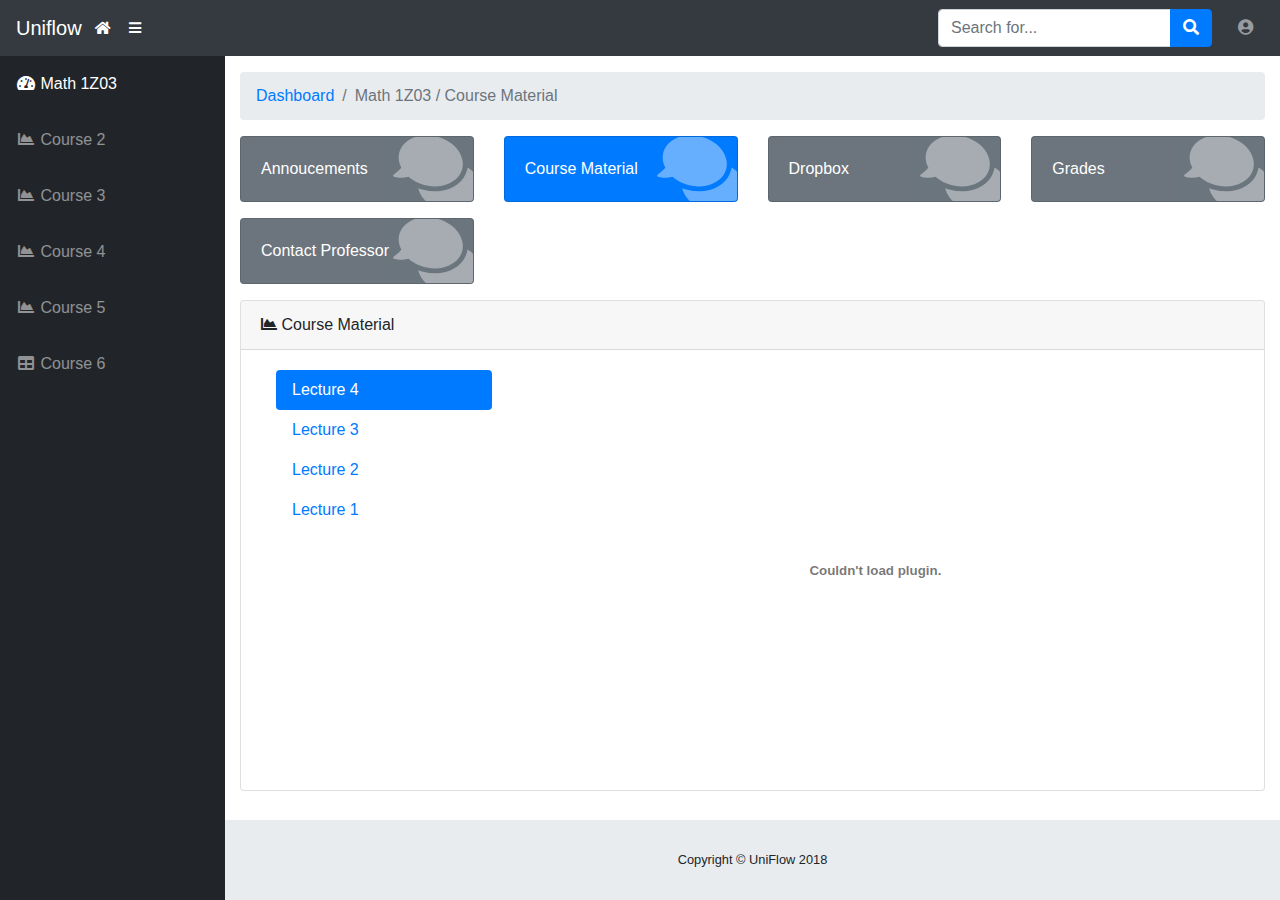
<file: math1z03coursematerial.html>
<!DOCTYPE html>
<html lang="en">

<head>

  <meta charset="utf-8">
  <meta http-equiv="X-UA-Compatible" content="IE=edge">
  <meta name="viewport" content="width=device-width, initial-scale=1, shrink-to-fit=no">
  <meta name="description" content="">
  <meta name="author" content="">

  <title>Uniflow</title>

  <!-- Bootstrap core CSS-->
  <link href="vendor/bootstrap/css/bootstrap.min.css" rel="stylesheet">

  <!-- Custom fonts for this template-->
  <link href="vendor/fontawesome-free/css/all.min.css" rel="stylesheet" type="text/css">

  <!-- Page level plugin CSS-->
  <link href="vendor/datatables/dataTables.bootstrap4.css" rel="stylesheet">

  <!-- Custom styles for this template-->
  <link href="css/sb-admin.css" rel="stylesheet">

</head>

<body id="page-top">

  <nav class="navbar navbar-expand navbar-dark bg-dark static-top">

    <a class="navbar-brand mr-1" href="dashboard.html">Uniflow</a>

    <a href="dashboard.html">
        <button class="btn btn-link btn-sm text-white order-1 order-sm-0" href="#dashboard.html">
          <i class="fas fa-home"></i>
        </button>
    </a>

    <button class="btn btn-link btn-sm text-white order-1 order-sm-0" id="sidebarToggle" href="#">
      <i class="fas fa-bars"></i>
    </button>






    <!-- Navbar Search -->
    <form class="d-none d-md-inline-block form-inline ml-auto mr-0 mr-md-3 my-2 my-md-0">
      <div class="input-group">
        <input type="text" class="form-control" placeholder="Search for..." aria-label="Search" aria-describedby="basic-addon2">
        <div class="input-group-append">
          <button class="btn btn-primary" type="button">
            <i class="fas fa-search"></i>
          </button>
        </div>
      </div>
    </form>

    <!-- Navbar -->
    <ul class="navbar-nav ml-auto ml-md-0">


      <li class="nav-item dropdown no-arrow">
        <a class="nav-link dropdown-toggle" href="#" id="userDropdown" role="button" data-toggle="dropdown"
          aria-haspopup="true" aria-expanded="false">
          <i class="fas fa-user-circle fa-fw"></i>
        </a>
        <div class="dropdown-menu dropdown-menu-right" aria-labelledby="userDropdown">
          <a class="dropdown-item" href="#">Settings</a>
          <a class="dropdown-item" href="#">Activity Log</a>
          <div class="dropdown-divider"></div>
          <a class="dropdown-item" href="#" data-toggle="modal" data-target="#logoutModal">Logout</a>
        </div>
      </li>
    </ul>

  </nav>





















  <div id="wrapper">




    <!-- Sidebar -->
    <ul class="sidebar navbar-nav">
      <li class="nav-item active">
        <a class="nav-link" href="math1z03annoucements.html">
          <i class="fas fa-fw fa-tachometer-alt"></i> <span>Math 1Z03</span>
        </a>
      </li>
      <li class="nav-item">
        <a class="nav-link" href="">
          <i class="fas fa-fw fa-chart-area"></i> <span>Course 2</span></a>
      </li>
      <li class="nav-item">
        <a class="nav-link" href="">
          <i class="fas fa-fw fa-chart-area"></i> <span>Course 3</span></a>
      </li>
      <li class="nav-item">
        <a class="nav-link" href="">
          <i class="fas fa-fw fa-chart-area"></i> <span>Course 4</span></a>
      </li>

      <li class="nav-item">
        <a class="nav-link" href="">
          <i class="fas fa-fw fa-chart-area"></i> <span>Course 5</span></a>
      </li>

      <li class="nav-item">
        <a class="nav-link" href="">
          <i class="fas fa-fw fa-table"></i> <span>Course 6</span></a>
      </li>
    </ul>















    <div id="content-wrapper">

      <div class="container-fluid">

        <!-- Breadcrumbs-->
        <ol class="breadcrumb">
          <li class="breadcrumb-item">
            <a href="dashboard.html">Dashboard</a>
          </li>
          <li class="breadcrumb-item active">Math 1Z03 / Course Material</li>
        </ol>




        <!-- Icon Cards-->
        <div class="row">

          <div class="col-xl-3 col-sm-6 mb-3">
            <div class="card text-white bg-secondary o-hidden h-100">
              <a class="text-white" href="math1z03annoucements.html">

                <div class="card-body">
                  <div class="card-body-icon">
                    <i class="fas fa-fw fa-comments"></i>
                  </div>
                  <div class="mr-5">Annoucements</div>
                </div>

            </div>
            </a>
          </div>

          <div class="col-xl-3 col-sm-6 mb-3">
            <div class="card text-white bg-primary o-hidden h-100">
              <a class="text-white" href="math1z03coursematerial.html">

                <div class="card-body">
                  <div class="card-body-icon">
                    <i class="fas fa-fw fa-comments"></i>
                  </div>
                  <div class="mr-5">Course Material</div>
                </div>

            </div>
            </a>
          </div>

          <div class="col-xl-3 col-sm-6 mb-3">
            <div class="card text-white bg-secondary o-hidden h-100">
              <a class="text-white" href="math1z03dropbox.html">

                <div class="card-body">
                  <div class="card-body-icon">
                    <i class="fas fa-fw fa-comments"></i>
                  </div>
                  <div class="mr-5">Dropbox</div>
                </div>

            </div>
            </a>
          </div>

          <div class="col-xl-3 col-sm-6 mb-3">
            <div class="card text-white bg-secondary o-hidden h-100">
              <a class="text-white" href="math1z03grades.html">

                <div class="card-body">
                  <div class="card-body-icon">
                    <i class="fas fa-fw fa-comments"></i>
                  </div>
                  <div class="mr-5">Grades</div>
                </div>

            </div>
            </a>
          </div>

          <div class="col-xl-3 col-sm-6 mb-3">
            <div class="card text-white bg-secondary o-hidden h-100">
              <a class="text-white" href="math1z03contactprof.html">

                <div class="card-body">
                  <div class="card-body-icon">
                    <i class="fas fa-fw fa-comments"></i>
                  </div>
                  <div class="mr-5">Contact Professor</div>
                </div>

            </div>
            </a>
          </div>



        </div>

        <!--              End of NAV BAR-->




        <div class="card mb-3">
          <div class="card-header">
            <i class="fas fa-chart-area"></i>
            Course Material</div>
          <div class="card-body">

            <div class="container">



              <div class="bd-example bd-example-tabs">
                <div class="row">
                  <div class="col-3">
                    <div class="nav flex-column nav-pills" id="v-pills-tab" role="tablist" aria-orientation="vertical">
                      <a class="nav-link active show" id="v-pills-home-tab" data-toggle="pill" href="#v-pills-home"
                        role="tab" aria-controls="v-pills-home" aria-selected="false">Lecture 4</a>
                      <a class="nav-link" id="v-pills-profile-tab" data-toggle="pill" href="#v-pills-profile" role="tab"
                        aria-controls="v-pills-profile" aria-selected="false">Lecture 3</a>
                      <a class="nav-link" id="v-pills-messages-tab" data-toggle="pill" href="#v-pills-messages" role="tab"
                        aria-controls="v-pills-messages" aria-selected="false">Lecture 2</a>
                      <a class="nav-link " id="v-pills-settings-tab" data-toggle="pill" href="#v-pills-settings" role="tab"
                        aria-controls="v-pills-settings" aria-selected="false">Lecture 1</a>
                    </div>
                  </div>

                  <div class="col-9">
                    <div class="tab-content" id="v-pills-tabContent">
                      <div class="tab-pane fade active show" id="v-pills-home" role="tabpanel" aria-labelledby="v-pills-home-tab">
                        <!--          <p>LECTURE 4 CONTENT</p>-->

                        <div id="example4" style="height: 400px;">
                          <script src="/js/pdfobject.js"></script>
                          <script>PDFObject.embed("/pdf/lecture4.pdf", "#example4");</script>

                        </div>


                      </div>
                      <div class="tab-pane fade" id="v-pills-profile" role="tabpanel" aria-labelledby="v-pills-profile-tab">
                        <!--          <p>LECTURE 3 CONTENT</p>-->
                        <div id="example3" style="height: 400px;">
                          <script src="/js/pdfobject.js"></script>
                          <script>PDFObject.embed("/pdf/lecture3.pdf", "#example3");</script>

                        </div>
                      </div>
                      <div class="tab-pane fade" id="v-pills-messages" role="tabpanel" aria-labelledby="v-pills-messages-tab">
                        <!--          <p>LECTURE 2 CONTENT</p>-->

                        <div id="example2" style="height: 400px;">
                          <script src="/js/pdfobject.js"></script>
                          <script>PDFObject.embed("/pdf/lecture2.pdf", "#example2");</script>

                        </div>


                      </div>
                      <div class="tab-pane fade" id="v-pills-settings" role="tabpanel" aria-labelledby="v-pills-settings-tab">
                        <!--          <p>LECTURE 1 CONTENT</p>-->

                        <div id="example1" style="height: 400px;">
                          <script src="/js/pdfobject.js"></script>
                          <script>PDFObject.embed("/pdf/lecture1.pdf", "#example1");</script>

                        </div>

                      </div>
                    </div>
                  </div>
                </div>
              </div>




            </div>
          </div>
        </div>



      </div>
      <!-- /.container-fluid -->

      <!-- Sticky Footer -->
      <footer class="sticky-footer">
        <div class="container my-auto">
          <div class="copyright text-center my-auto">
            <span>Copyright © UniFlow 2018</span>
          </div>
        </div>
      </footer>

    </div>
    <!-- /.content-wrapper -->

  </div>
  <!-- /#wrapper -->

  <!-- Scroll to Top Button-->
  <a class="scroll-to-top rounded" href="#page-top">
    <i class="fas fa-angle-up"></i>
  </a>

  <!-- Logout Modal-->
  <div class="modal fade" id="logoutModal" tabindex="-1" role="dialog" aria-labelledby="exampleModalLabel" aria-hidden="true">
    <div class="modal-dialog" role="document">
      <div class="modal-content">
        <div class="modal-header">
          <h5 class="modal-title" id="exampleModalLabel">Ready to Leave?</h5>
          <button class="close" type="button" data-dismiss="modal" aria-label="Close">
            <span aria-hidden="true">×</span>
          </button>
        </div>
        <div class="modal-body">Select "Logout" below if you are ready to end your current session.</div>
        <div class="modal-footer">
          <button class="btn btn-secondary" type="button" data-dismiss="modal">Cancel</button>
          <a class="btn btn-primary" href="index.html">Logout</a>
        </div>
      </div>
    </div>
  </div>

  <!-- Bootstrap core JavaScript-->
  <script src="vendor/jquery/jquery.min.js"></script>
  <script src="vendor/bootstrap/js/bootstrap.bundle.min.js"></script>

  <!-- Core plugin JavaScript-->
  <script src="vendor/jquery-easing/jquery.easing.min.js"></script>

  <!-- Page level plugin JavaScript-->
  <script src="vendor/chart.js/Chart.min.js"></script>
  <script src="vendor/datatables/jquery.dataTables.js"></script>
  <script src="vendor/datatables/dataTables.bootstrap4.js"></script>

  <!-- Custom scripts for all pages-->
  <script src="js/sb-admin.min.js"></script>

  <!-- Demo scripts for this page-->
  <script src="js/demo/datatables-demo.js"></script>
  <script src="js/demo/chart-area-demo.js"></script>

</body>

</html>
</file>
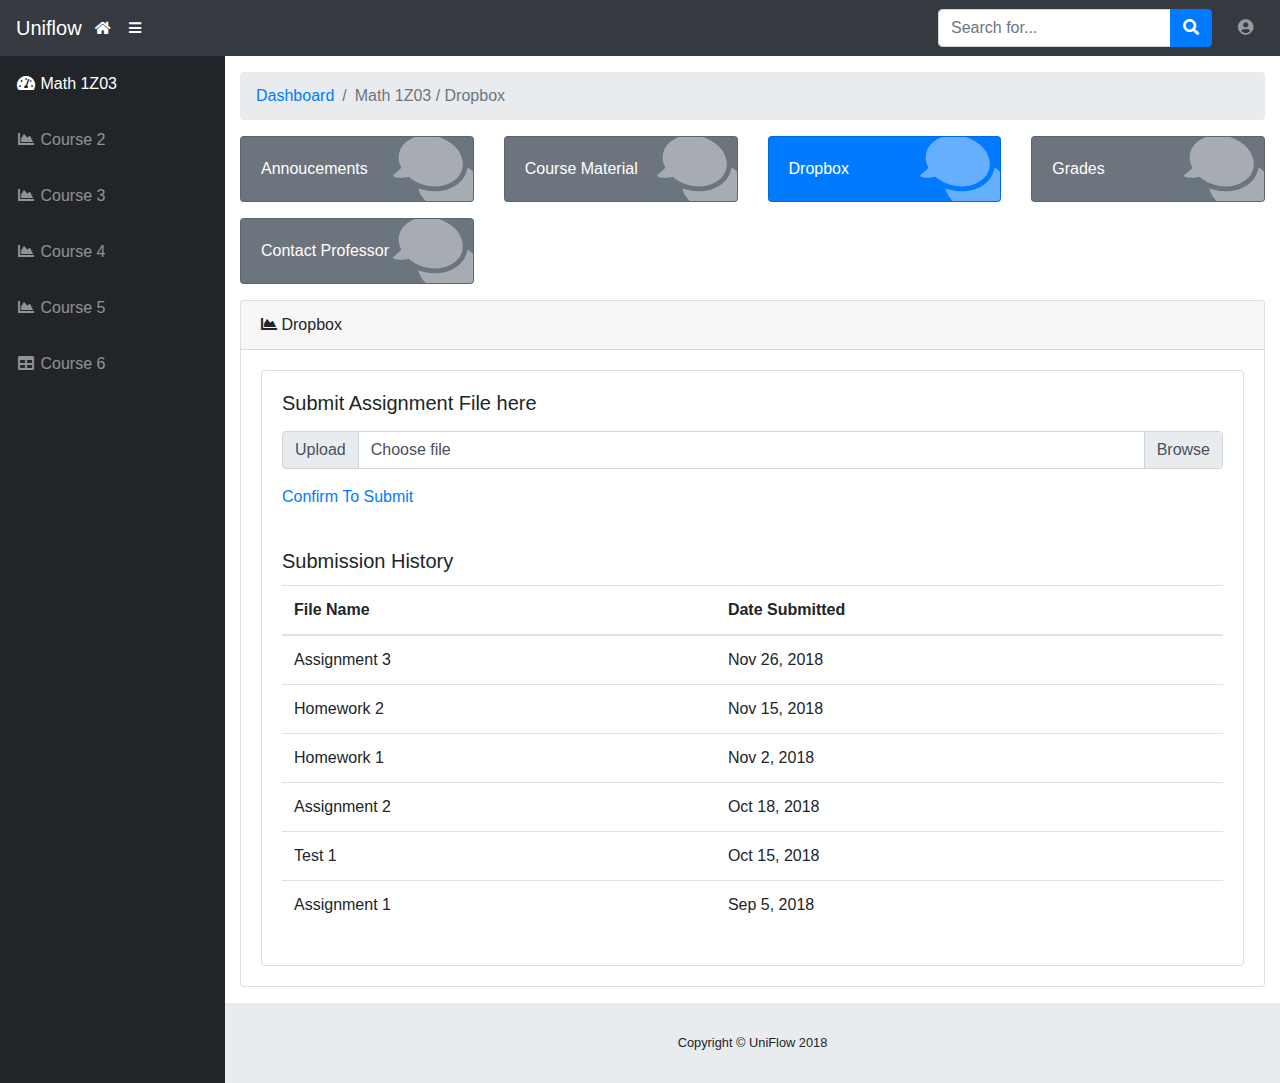
<file: math1z03dropbox.html>
<!DOCTYPE html>
<html lang="en">

<head>

  <meta charset="utf-8">
  <meta http-equiv="X-UA-Compatible" content="IE=edge">
  <meta name="viewport" content="width=device-width, initial-scale=1, shrink-to-fit=no">
  <meta name="description" content="">
  <meta name="author" content="">

  <title>Uniflow</title>

  <!-- Bootstrap core CSS-->
  <link href="vendor/bootstrap/css/bootstrap.min.css" rel="stylesheet">

  <!-- Custom fonts for this template-->
  <link href="vendor/fontawesome-free/css/all.min.css" rel="stylesheet" type="text/css">

  <!-- Page level plugin CSS-->
  <link href="vendor/datatables/dataTables.bootstrap4.css" rel="stylesheet">

  <!-- Custom styles for this template-->
  <link href="css/sb-admin.css" rel="stylesheet">

</head>

<body id="page-top">

  <nav class="navbar navbar-expand navbar-dark bg-dark static-top">

    <a class="navbar-brand mr-1" href="dashboard.html">Uniflow</a>

    <a href="dashboard.html">
        <button class="btn btn-link btn-sm text-white order-1 order-sm-0" href="#dashboard.html">
          <i class="fas fa-home"></i>
        </button>
    </a>

    <button class="btn btn-link btn-sm text-white order-1 order-sm-0" id="sidebarToggle" href="#">
      <i class="fas fa-bars"></i>
    </button>






    <!-- Navbar Search -->
    <form class="d-none d-md-inline-block form-inline ml-auto mr-0 mr-md-3 my-2 my-md-0">
      <div class="input-group">
        <input type="text" class="form-control" placeholder="Search for..." aria-label="Search" aria-describedby="basic-addon2">
        <div class="input-group-append">
          <button class="btn btn-primary" type="button">
            <i class="fas fa-search"></i>
          </button>
        </div>
      </div>
    </form>

    <!-- Navbar -->
    <ul class="navbar-nav ml-auto ml-md-0">

      <li class="nav-item dropdown no-arrow">
        <a class="nav-link dropdown-toggle" href="#" id="userDropdown" role="button" data-toggle="dropdown"
          aria-haspopup="true" aria-expanded="false">
          <i class="fas fa-user-circle fa-fw"></i>
        </a>
        <div class="dropdown-menu dropdown-menu-right" aria-labelledby="userDropdown">
          <a class="dropdown-item" href="#">Settings</a>
          <a class="dropdown-item" href="#">Activity Log</a>
          <div class="dropdown-divider"></div>
          <a class="dropdown-item" href="#" data-toggle="modal" data-target="#logoutModal">Logout</a>
        </div>
      </li>
    </ul>

  </nav>





















  <div id="wrapper">



    <!-- Sidebar -->
    <ul class="sidebar navbar-nav">
      <li class="nav-item active">
        <a class="nav-link" href="math1z03annoucements.html">
          <i class="fas fa-fw fa-tachometer-alt"></i> <span>Math 1Z03</span>
        </a>
      </li>
      <li class="nav-item">
        <a class="nav-link" href="">
          <i class="fas fa-fw fa-chart-area"></i> <span>Course 2</span></a>
      </li>
      <li class="nav-item">
        <a class="nav-link" href="">
          <i class="fas fa-fw fa-chart-area"></i> <span>Course 3</span></a>
      </li>
      <li class="nav-item">
        <a class="nav-link" href="">
          <i class="fas fa-fw fa-chart-area"></i> <span>Course 4</span></a>
      </li>

      <li class="nav-item">
        <a class="nav-link" href="">
          <i class="fas fa-fw fa-chart-area"></i> <span>Course 5</span></a>
      </li>

      <li class="nav-item">
        <a class="nav-link" href="">
          <i class="fas fa-fw fa-table"></i> <span>Course 6</span></a>
      </li>
    </ul>
















    <div id="content-wrapper">

      <div class="container-fluid">

        <!-- Breadcrumbs-->
        <ol class="breadcrumb">
          <li class="breadcrumb-item">
            <a href="dashboard.html">Dashboard</a>
          </li>
          <li class="breadcrumb-item active">Math 1Z03 / Dropbox</li>
        </ol>




        <!-- Icon Cards-->
        <div class="row">

          <div class="col-xl-3 col-sm-6 mb-3">
            <div class="card text-white bg-secondary o-hidden h-100">
              <a class="text-white" href="math1z03annoucements.html">

                <div class="card-body">
                  <div class="card-body-icon">
                    <i class="fas fa-fw fa-comments"></i>
                  </div>
                  <div class="mr-5">Annoucements</div>
                </div>

            </div>
            </a>
          </div>

          <div class="col-xl-3 col-sm-6 mb-3">
            <div class="card text-white bg-secondary o-hidden h-100">
              <a class="text-white" href="math1z03coursematerial.html">

                <div class="card-body">
                  <div class="card-body-icon">
                    <i class="fas fa-fw fa-comments"></i>
                  </div>
                  <div class="mr-5">Course Material</div>
                </div>

            </div>
            </a>
          </div>

          <div class="col-xl-3 col-sm-6 mb-3">
            <div class="card text-white bg-primary o-hidden h-100">
              <a class="text-white" href="math1z03dropbox.html">

                <div class="card-body">
                  <div class="card-body-icon">
                    <i class="fas fa-fw fa-comments"></i>
                  </div>
                  <div class="mr-5">Dropbox</div>
                </div>

            </div>
            </a>
          </div>

          <div class="col-xl-3 col-sm-6 mb-3">
            <div class="card text-white bg-secondary o-hidden h-100">
              <a class="text-white" href="math1z03grades.html">

                <div class="card-body">
                  <div class="card-body-icon">
                    <i class="fas fa-fw fa-comments"></i>
                  </div>
                  <div class="mr-5">Grades</div>
                </div>

            </div>
            </a>
          </div>

          <div class="col-xl-3 col-sm-6 mb-3">
            <div class="card text-white bg-secondary o-hidden h-100">
              <a class="text-white" href="math1z03contactprof.html">

                <div class="card-body">
                  <div class="card-body-icon">
                    <i class="fas fa-fw fa-comments"></i>
                  </div>
                  <div class="mr-5">Contact Professor</div>
                </div>

            </div>
            </a>
          </div>



        </div>

        <!--              End of NAV BAR-->




        <div class="card mb-3">
          <div class="card-header">
            <i class="fas fa-chart-area"></i>
            Dropbox</div>

          <div class="card-body">
            <div class="card">
              <div class="card-body">
                <h5 class="card-title">Submit Assignment File here</h5>
                <p class="card-text">
                  <div class="input-group">
                    <div class="input-group-prepend">
                      <span class="input-group-text" id="inputGroupFileAddon01">Upload</span>
                    </div>
                    <div class="custom-file">
                      <input type="file" class="custom-file-input" id="inputGroupFile01" aria-describedby="inputGroupFileAddon01">
                      <label class="custom-file-label" for="inputGroupFile01">Choose file</label>
                    </div>
                  </div>
                </p>
                <a href="#" class="card-link">Confirm To Submit</a>
              </div>


              <div class="card-body">
                <h5 class="card-title">Submission History</h5>

                <table class="table">
                  <thead>
                    <tr>

                      <th scope="col">File Name</th>
                      <th scope="col">Date Submitted</th>
                    </tr>
                  </thead>
                  <tbody>

                    <tr>
                      <td>Assignment 3</td>
                      <td>Nov 26, 2018</td>

                    </tr>
                    <tr>
                      <td>Homework 2</td>
                      <td>Nov 15, 2018</td>

                    </tr>
                    <tr>
                      <td>Homework 1</td>
                      <td>Nov 2, 2018</td>

                    </tr>
                    <tr>
                      <td>Assignment 2</td>
                      <td>Oct 18, 2018</td>

                    </tr>
                    <tr>
                      <td>Test 1</td>
                      <td>Oct 15, 2018</td>

                    </tr>
                    <tr>
                      <td>Assignment 1</td>
                      <td>Sep 5, 2018</td>

                    </tr>
                  </tbody>
                </table>
              </div>


            </div>

          </div>



        </div>
        <!-- /.container-fluid -->

        <!-- Sticky Footer -->
        <footer class="sticky-footer">
          <div class="container my-auto">
            <div class="copyright text-center my-auto">
              <span>Copyright © UniFlow 2018</span>
            </div>
          </div>
        </footer>

      </div>
      <!-- /.content-wrapper -->

    </div>
    <!-- /#wrapper -->

    <!-- Scroll to Top Button-->
    <a class="scroll-to-top rounded" href="#page-top">
      <i class="fas fa-angle-up"></i>
    </a>

    <!-- Logout Modal-->
    <div class="modal fade" id="logoutModal" tabindex="-1" role="dialog" aria-labelledby="exampleModalLabel"
      aria-hidden="true">
      <div class="modal-dialog" role="document">
        <div class="modal-content">
          <div class="modal-header">
            <h5 class="modal-title" id="exampleModalLabel">Ready to Leave?</h5>
            <button class="close" type="button" data-dismiss="modal" aria-label="Close">
              <span aria-hidden="true">×</span>
            </button>
          </div>
          <div class="modal-body">Select "Logout" below if you are ready to end your current session.</div>
          <div class="modal-footer">
            <button class="btn btn-secondary" type="button" data-dismiss="modal">Cancel</button>
            <a class="btn btn-primary" href="index.html">Logout</a>
          </div>
        </div>
      </div>
    </div>

    <!-- Bootstrap core JavaScript-->
    <script src="vendor/jquery/jquery.min.js"></script>
    <script src="vendor/bootstrap/js/bootstrap.bundle.min.js"></script>

    <!-- Core plugin JavaScript-->
    <script src="vendor/jquery-easing/jquery.easing.min.js"></script>

    <!-- Page level plugin JavaScript-->
    <script src="vendor/chart.js/Chart.min.js"></script>
    <script src="vendor/datatables/jquery.dataTables.js"></script>
    <script src="vendor/datatables/dataTables.bootstrap4.js"></script>

    <!-- Custom scripts for all pages-->
    <script src="js/sb-admin.min.js"></script>

    <!-- Demo scripts for this page-->
    <script src="js/demo/datatables-demo.js"></script>
    <script src="js/demo/chart-area-demo.js"></script>

</body>

</html>
</file>
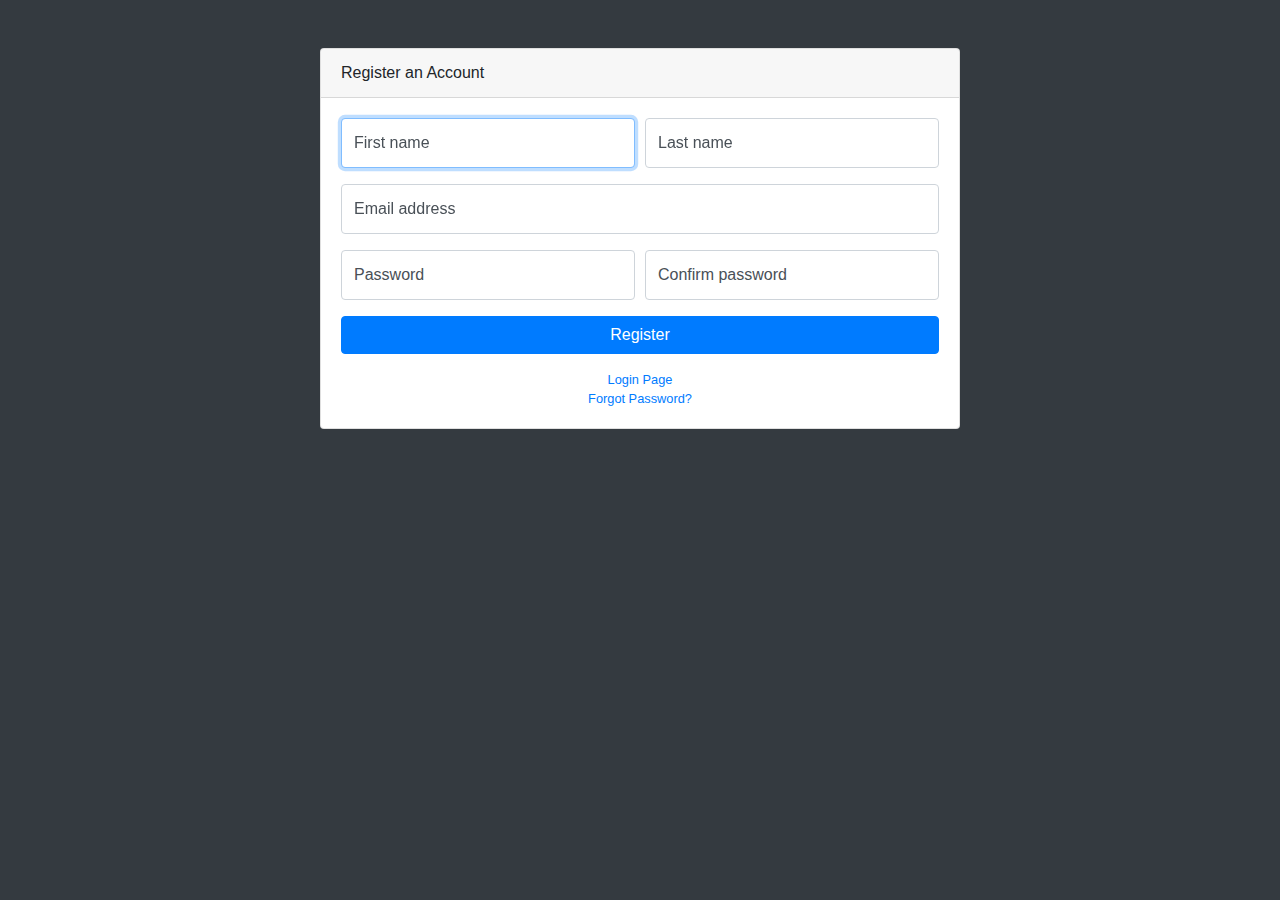
<file: register.html>
<!DOCTYPE html>
<html lang="en">

  <head>

    <meta charset="utf-8">
    <meta http-equiv="X-UA-Compatible" content="IE=edge">
    <meta name="viewport" content="width=device-width, initial-scale=1, shrink-to-fit=no">
    <meta name="description" content="">
    <meta name="author" content="">

    <title>SB Admin - Register</title>

    <!-- Bootstrap core CSS-->
    <link href="vendor/bootstrap/css/bootstrap.min.css" rel="stylesheet">

    <!-- Custom fonts for this template-->
    <link href="vendor/fontawesome-free/css/all.min.css" rel="stylesheet" type="text/css">

    <!-- Custom styles for this template-->
    <link href="css/sb-admin.css" rel="stylesheet">

  </head>

  <body class="bg-dark">

    <div class="container">
      <div class="card card-register mx-auto mt-5">
        <div class="card-header">Register an Account</div>
        <div class="card-body">
          <form>
            <div class="form-group">
              <div class="form-row">
                <div class="col-md-6">
                  <div class="form-label-group">
                    <input type="text" id="firstName" class="form-control" placeholder="First name" required="required" autofocus="autofocus">
                    <label for="firstName">First name</label>
                  </div>
                </div>
                <div class="col-md-6">
                  <div class="form-label-group">
                    <input type="text" id="lastName" class="form-control" placeholder="Last name" required="required">
                    <label for="lastName">Last name</label>
                  </div>
                </div>
              </div>
            </div>
            <div class="form-group">
              <div class="form-label-group">
                <input type="email" id="inputEmail" class="form-control" placeholder="Email address" required="required">
                <label for="inputEmail">Email address</label>
              </div>
            </div>
            <div class="form-group">
              <div class="form-row">
                <div class="col-md-6">
                  <div class="form-label-group">
                    <input type="password" id="inputPassword" class="form-control" placeholder="Password" required="required">
                    <label for="inputPassword">Password</label>
                  </div>
                </div>
                <div class="col-md-6">
                  <div class="form-label-group">
                    <input type="password" id="confirmPassword" class="form-control" placeholder="Confirm password" required="required">
                    <label for="confirmPassword">Confirm password</label>
                  </div>
                </div>
              </div>
            </div>
            <a class="btn btn-primary btn-block" href="index.html">Register</a>
          </form>
          <div class="text-center">
            <a class="d-block small mt-3" href="index.html">Login Page</a>
            <a class="d-block small" href="forgot-password.html">Forgot Password?</a>
          </div>
        </div>
      </div>
    </div>

    <!-- Bootstrap core JavaScript-->
    <script src="vendor/jquery/jquery.min.js"></script>
    <script src="vendor/bootstrap/js/bootstrap.bundle.min.js"></script>

    <!-- Core plugin JavaScript-->
    <script src="vendor/jquery-easing/jquery.easing.min.js"></script>

  </body>

</html>
</file>
<file: vendor/fontawesome-free/css/all.min.css>
/*!
 * Font Awesome Free 5.3.1 by @fontawesome - https://fontawesome.com
 * License - https://fontawesome.com/license/free (Icons: CC BY 4.0, Fonts: SIL OFL 1.1, Code: MIT License)
 */
.fa,.fab,.fal,.far,.fas{-moz-osx-font-smoothing:grayscale;-webkit-font-smoothing:antialiased;display:inline-block;font-style:normal;font-variant:normal;text-rendering:auto;line-height:1}.fa-lg{font-size:1.33333em;line-height:.75em;vertical-align:-.0667em}.fa-xs{font-size:.75em}.fa-sm{font-size:.875em}.fa-1x{font-size:1em}.fa-2x{font-size:2em}.fa-3x{font-size:3em}.fa-4x{font-size:4em}.fa-5x{font-size:5em}.fa-6x{font-size:6em}.fa-7x{font-size:7em}.fa-8x{font-size:8em}.fa-9x{font-size:9em}.fa-10x{font-size:10em}.fa-fw{text-align:center;width:1.25em}.fa-ul{list-style-type:none;margin-left:2.5em;padding-left:0}.fa-ul>li{position:relative}.fa-li{left:-2em;position:absolute;text-align:center;width:2em;line-height:inherit}.fa-border{border:.08em solid #eee;border-radius:.1em;padding:.2em .25em .15em}.fa-pull-left{float:left}.fa-pull-right{float:right}.fa.fa-pull-left,.fab.fa-pull-left,.fal.fa-pull-left,.far.fa-pull-left,.fas.fa-pull-left{margin-right:.3em}.fa.fa-pull-right,.fab.fa-pull-right,.fal.fa-pull-right,.far.fa-pull-right,.fas.fa-pull-right{margin-left:.3em}.fa-spin{animation:fa-spin 2s infinite linear}.fa-pulse{animation:fa-spin 1s infinite steps(8)}@keyframes fa-spin{0%{transform:rotate(0deg)}to{transform:rotate(1turn)}}.fa-rotate-90{-ms-filter:"progid:DXImageTransform.Microsoft.BasicImage(rotation=1)";transform:rotate(90deg)}.fa-rotate-180{-ms-filter:"progid:DXImageTransform.Microsoft.BasicImage(rotation=2)";transform:rotate(180deg)}.fa-rotate-270{-ms-filter:"progid:DXImageTransform.Microsoft.BasicImage(rotation=3)";transform:rotate(270deg)}.fa-flip-horizontal{-ms-filter:"progid:DXImageTransform.Microsoft.BasicImage(rotation=0, mirror=1)";transform:scaleX(-1)}.fa-flip-vertical{transform:scaleY(-1)}.fa-flip-horizontal.fa-flip-vertical,.fa-flip-vertical{-ms-filter:"progid:DXImageTransform.Microsoft.BasicImage(rotation=2, mirror=1)"}.fa-flip-horizontal.fa-flip-vertical{transform:scale(-1)}:root .fa-flip-horizontal,:root .fa-flip-vertical,:root .fa-rotate-90,:root .fa-rotate-180,:root .fa-rotate-270{-webkit-filter:none;filter:none}.fa-stack{display:inline-block;height:2em;line-height:2em;position:relative;vertical-align:middle;width:2em}.fa-stack-1x,.fa-stack-2x{left:0;position:absolute;text-align:center;width:100%}.fa-stack-1x{line-height:inherit}.fa-stack-2x{font-size:2em}.fa-inverse{color:#fff}.fa-500px:before{content:"\f26e"}.fa-accessible-icon:before{content:"\f368"}.fa-accusoft:before{content:"\f369"}.fa-ad:before{content:"\f641"}.fa-address-book:before{content:"\f2b9"}.fa-address-card:before{content:"\f2bb"}.fa-adjust:before{content:"\f042"}.fa-adn:before{content:"\f170"}.fa-adversal:before{content:"\f36a"}.fa-affiliatetheme:before{content:"\f36b"}.fa-air-freshener:before{content:"\f5d0"}.fa-algolia:before{content:"\f36c"}.fa-align-center:before{content:"\f037"}.fa-align-justify:before{content:"\f039"}.fa-align-left:before{content:"\f036"}.fa-align-right:before{content:"\f038"}.fa-alipay:before{content:"\f642"}.fa-allergies:before{content:"\f461"}.fa-amazon:before{content:"\f270"}.fa-amazon-pay:before{content:"\f42c"}.fa-ambulance:before{content:"\f0f9"}.fa-american-sign-language-interpreting:before{content:"\f2a3"}.fa-amilia:before{content:"\f36d"}.fa-anchor:before{content:"\f13d"}.fa-android:before{content:"\f17b"}.fa-angellist:before{content:"\f209"}.fa-angle-double-down:before{content:"\f103"}.fa-angle-double-left:before{content:"\f100"}.fa-angle-double-right:before{content:"\f101"}.fa-angle-double-up:before{content:"\f102"}.fa-angle-down:before{content:"\f107"}.fa-angle-left:before{content:"\f104"}.fa-angle-right:before{content:"\f105"}.fa-angle-up:before{content:"\f106"}.fa-angry:before{content:"\f556"}.fa-angrycreative:before{content:"\f36e"}.fa-angular:before{content:"\f420"}.fa-ankh:before{content:"\f644"}.fa-app-store:before{content:"\f36f"}.fa-app-store-ios:before{content:"\f370"}.fa-apper:before{content:"\f371"}.fa-apple:before{content:"\f179"}.fa-apple-alt:before{content:"\f5d1"}.fa-apple-pay:before{content:"\f415"}.fa-archive:before{content:"\f187"}.fa-archway:before{content:"\f557"}.fa-arrow-alt-circle-down:before{content:"\f358"}.fa-arrow-alt-circle-left:before{content:"\f359"}.fa-arrow-alt-circle-right:before{content:"\f35a"}.fa-arrow-alt-circle-up:before{content:"\f35b"}.fa-arrow-circle-down:before{content:"\f0ab"}.fa-arrow-circle-left:before{content:"\f0a8"}.fa-arrow-circle-right:before{content:"\f0a9"}.fa-arrow-circle-up:before{content:"\f0aa"}.fa-arrow-down:before{content:"\f063"}.fa-arrow-left:before{content:"\f060"}.fa-arrow-right:before{content:"\f061"}.fa-arrow-up:before{content:"\f062"}.fa-arrows-alt:before{content:"\f0b2"}.fa-arrows-alt-h:before{content:"\f337"}.fa-arrows-alt-v:before{content:"\f338"}.fa-assistive-listening-systems:before{content:"\f2a2"}.fa-asterisk:before{content:"\f069"}.fa-asymmetrik:before{content:"\f372"}.fa-at:before{content:"\f1fa"}.fa-atlas:before{content:"\f558"}.fa-atom:before{content:"\f5d2"}.fa-audible:before{content:"\f373"}.fa-audio-description:before{content:"\f29e"}.fa-autoprefixer:before{content:"\f41c"}.fa-avianex:before{content:"\f374"}.fa-aviato:before{content:"\f421"}.fa-award:before{content:"\f559"}.fa-aws:before{content:"\f375"}.fa-backspace:before{content:"\f55a"}.fa-backward:before{content:"\f04a"}.fa-balance-scale:before{content:"\f24e"}.fa-ban:before{content:"\f05e"}.fa-band-aid:before{content:"\f462"}.fa-bandcamp:before{content:"\f2d5"}.fa-barcode:before{content:"\f02a"}.fa-bars:before{content:"\f0c9"}.fa-baseball-ball:before{content:"\f433"}.fa-basketball-ball:before{content:"\f434"}.fa-bath:before{content:"\f2cd"}.fa-battery-empty:before{content:"\f244"}.fa-battery-full:before{content:"\f240"}.fa-battery-half:before{content:"\f242"}.fa-battery-quarter:before{content:"\f243"}.fa-battery-three-quarters:before{content:"\f241"}.fa-bed:before{content:"\f236"}.fa-beer:before{content:"\f0fc"}.fa-behance:before{content:"\f1b4"}.fa-behance-square:before{content:"\f1b5"}.fa-bell:before{content:"\f0f3"}.fa-bell-slash:before{content:"\f1f6"}.fa-bezier-curve:before{content:"\f55b"}.fa-bible:before{content:"\f647"}.fa-bicycle:before{content:"\f206"}.fa-bimobject:before{content:"\f378"}.fa-binoculars:before{content:"\f1e5"}.fa-birthday-cake:before{content:"\f1fd"}.fa-bitbucket:before{content:"\f171"}.fa-bitcoin:before{content:"\f379"}.fa-bity:before{content:"\f37a"}.fa-black-tie:before{content:"\f27e"}.fa-blackberry:before{content:"\f37b"}.fa-blender:before{content:"\f517"}.fa-blind:before{content:"\f29d"}.fa-blogger:before{content:"\f37c"}.fa-blogger-b:before{content:"\f37d"}.fa-bluetooth:before{content:"\f293"}.fa-bluetooth-b:before{content:"\f294"}.fa-bold:before{content:"\f032"}.fa-bolt:before{content:"\f0e7"}.fa-bomb:before{content:"\f1e2"}.fa-bone:before{content:"\f5d7"}.fa-bong:before{content:"\f55c"}.fa-book:before{content:"\f02d"}.fa-book-open:before{content:"\f518"}.fa-book-reader:before{content:"\f5da"}.fa-bookmark:before{content:"\f02e"}.fa-bowling-ball:before{content:"\f436"}.fa-box:before{content:"\f466"}.fa-box-open:before{content:"\f49e"}.fa-boxes:before{content:"\f468"}.fa-braille:before{content:"\f2a1"}.fa-brain:before{content:"\f5dc"}.fa-briefcase:before{content:"\f0b1"}.fa-briefcase-medical:before{content:"\f469"}.fa-broadcast-tower:before{content:"\f519"}.fa-broom:before{content:"\f51a"}.fa-brush:before{content:"\f55d"}.fa-btc:before{content:"\f15a"}.fa-bug:before{content:"\f188"}.fa-building:before{content:"\f1ad"}.fa-bullhorn:before{content:"\f0a1"}.fa-bullseye:before{content:"\f140"}.fa-burn:before{content:"\f46a"}.fa-buromobelexperte:before{content:"\f37f"}.fa-bus:before{content:"\f207"}.fa-bus-alt:before{content:"\f55e"}.fa-business-time:before{content:"\f64a"}.fa-buysellads:before{content:"\f20d"}.fa-calculator:before{content:"\f1ec"}.fa-calendar:before{content:"\f133"}.fa-calendar-alt:before{content:"\f073"}.fa-calendar-check:before{content:"\f274"}.fa-calendar-minus:before{content:"\f272"}.fa-calendar-plus:before{content:"\f271"}.fa-calendar-times:before{content:"\f273"}.fa-camera:before{content:"\f030"}.fa-camera-retro:before{content:"\f083"}.fa-cannabis:before{content:"\f55f"}.fa-capsules:before{content:"\f46b"}.fa-car:before{content:"\f1b9"}.fa-car-alt:before{content:"\f5de"}.fa-car-battery:before{content:"\f5df"}.fa-car-crash:before{content:"\f5e1"}.fa-car-side:before{content:"\f5e4"}.fa-caret-down:before{content:"\f0d7"}.fa-caret-left:before{content:"\f0d9"}.fa-caret-right:before{content:"\f0da"}.fa-caret-square-down:before{content:"\f150"}.fa-caret-square-left:before{content:"\f191"}.fa-caret-square-right:before{content:"\f152"}.fa-caret-square-up:before{content:"\f151"}.fa-caret-up:before{content:"\f0d8"}.fa-cart-arrow-down:before{content:"\f218"}.fa-cart-plus:before{content:"\f217"}.fa-cc-amazon-pay:before{content:"\f42d"}.fa-cc-amex:before{content:"\f1f3"}.fa-cc-apple-pay:before{content:"\f416"}.fa-cc-diners-club:before{content:"\f24c"}.fa-cc-discover:before{content:"\f1f2"}.fa-cc-jcb:before{content:"\f24b"}.fa-cc-mastercard:before{content:"\f1f1"}.fa-cc-paypal:before{content:"\f1f4"}.fa-cc-stripe:before{content:"\f1f5"}.fa-cc-visa:before{content:"\f1f0"}.fa-centercode:before{content:"\f380"}.fa-certificate:before{content:"\f0a3"}.fa-chalkboard:before{content:"\f51b"}.fa-chalkboard-teacher:before{content:"\f51c"}.fa-charging-station:before{content:"\f5e7"}.fa-chart-area:before{content:"\f1fe"}.fa-chart-bar:before{content:"\f080"}.fa-chart-line:before{content:"\f201"}.fa-chart-pie:before{content:"\f200"}.fa-check:before{content:"\f00c"}.fa-check-circle:before{content:"\f058"}.fa-check-double:before{content:"\f560"}.fa-check-square:before{content:"\f14a"}.fa-chess:before{content:"\f439"}.fa-chess-bishop:before{content:"\f43a"}.fa-chess-board:before{content:"\f43c"}.fa-chess-king:before{content:"\f43f"}.fa-chess-knight:before{content:"\f441"}.fa-chess-pawn:before{content:"\f443"}.fa-chess-queen:before{content:"\f445"}.fa-chess-rook:before{content:"\f447"}.fa-chevron-circle-down:before{content:"\f13a"}.fa-chevron-circle-left:before{content:"\f137"}.fa-chevron-circle-right:before{content:"\f138"}.fa-chevron-circle-up:before{content:"\f139"}.fa-chevron-down:before{content:"\f078"}.fa-chevron-left:before{content:"\f053"}.fa-chevron-right:before{content:"\f054"}.fa-chevron-up:before{content:"\f077"}.fa-child:before{content:"\f1ae"}.fa-chrome:before{content:"\f268"}.fa-church:before{content:"\f51d"}.fa-circle:before{content:"\f111"}.fa-circle-notch:before{content:"\f1ce"}.fa-city:before{content:"\f64f"}.fa-clipboard:before{content:"\f328"}.fa-clipboard-check:before{content:"\f46c"}.fa-clipboard-list:before{content:"\f46d"}.fa-clock:before{content:"\f017"}.fa-clone:before{content:"\f24d"}.fa-closed-captioning:before{content:"\f20a"}.fa-cloud:before{content:"\f0c2"}.fa-cloud-download-alt:before{content:"\f381"}.fa-cloud-upload-alt:before{content:"\f382"}.fa-cloudscale:before{content:"\f383"}.fa-cloudsmith:before{content:"\f384"}.fa-cloudversify:before{content:"\f385"}.fa-cocktail:before{content:"\f561"}.fa-code:before{content:"\f121"}.fa-code-branch:before{content:"\f126"}.fa-codepen:before{content:"\f1cb"}.fa-codiepie:before{content:"\f284"}.fa-coffee:before{content:"\f0f4"}.fa-cog:before{content:"\f013"}.fa-cogs:before{content:"\f085"}.fa-coins:before{content:"\f51e"}.fa-columns:before{content:"\f0db"}.fa-comment:before{content:"\f075"}.fa-comment-alt:before{content:"\f27a"}.fa-comment-dollar:before{content:"\f651"}.fa-comment-dots:before{content:"\f4ad"}.fa-comment-slash:before{content:"\f4b3"}.fa-comments:before{content:"\f086"}.fa-comments-dollar:before{content:"\f653"}.fa-compact-disc:before{content:"\f51f"}.fa-compass:before{content:"\f14e"}.fa-compress:before{content:"\f066"}.fa-concierge-bell:before{content:"\f562"}.fa-connectdevelop:before{content:"\f20e"}.fa-contao:before{content:"\f26d"}.fa-cookie:before{content:"\f563"}.fa-cookie-bite:before{content:"\f564"}.fa-copy:before{content:"\f0c5"}.fa-copyright:before{content:"\f1f9"}.fa-couch:before{content:"\f4b8"}.fa-cpanel:before{content:"\f388"}.fa-creative-commons:before{content:"\f25e"}.fa-creative-commons-by:before{content:"\f4e7"}.fa-creative-commons-nc:before{content:"\f4e8"}.fa-creative-commons-nc-eu:before{content:"\f4e9"}.fa-creative-commons-nc-jp:before{content:"\f4ea"}.fa-creative-commons-nd:before{content:"\f4eb"}.fa-creative-commons-pd:before{content:"\f4ec"}.fa-creative-commons-pd-alt:before{content:"\f4ed"}.fa-creative-commons-remix:before{content:"\f4ee"}.fa-creative-commons-sa:before{content:"\f4ef"}.fa-creative-commons-sampling:before{content:"\f4f0"}.fa-creative-commons-sampling-plus:before{content:"\f4f1"}.fa-creative-commons-share:before{content:"\f4f2"}.fa-credit-card:before{content:"\f09d"}.fa-crop:before{content:"\f125"}.fa-crop-alt:before{content:"\f565"}.fa-cross:before{content:"\f654"}.fa-crosshairs:before{content:"\f05b"}.fa-crow:before{content:"\f520"}.fa-crown:before{content:"\f521"}.fa-css3:before{content:"\f13c"}.fa-css3-alt:before{content:"\f38b"}.fa-cube:before{content:"\f1b2"}.fa-cubes:before{content:"\f1b3"}.fa-cut:before{content:"\f0c4"}.fa-cuttlefish:before{content:"\f38c"}.fa-d-and-d:before{content:"\f38d"}.fa-dashcube:before{content:"\f210"}.fa-database:before{content:"\f1c0"}.fa-deaf:before{content:"\f2a4"}.fa-delicious:before{content:"\f1a5"}.fa-deploydog:before{content:"\f38e"}.fa-deskpro:before{content:"\f38f"}.fa-desktop:before{content:"\f108"}.fa-deviantart:before{content:"\f1bd"}.fa-dharmachakra:before{content:"\f655"}.fa-diagnoses:before{content:"\f470"}.fa-dice:before{content:"\f522"}.fa-dice-five:before{content:"\f523"}.fa-dice-four:before{content:"\f524"}.fa-dice-one:before{content:"\f525"}.fa-dice-six:before{content:"\f526"}.fa-dice-three:before{content:"\f527"}.fa-dice-two:before{content:"\f528"}.fa-digg:before{content:"\f1a6"}.fa-digital-ocean:before{content:"\f391"}.fa-digital-tachograph:before{content:"\f566"}.fa-directions:before{content:"\f5eb"}.fa-discord:before{content:"\f392"}.fa-discourse:before{content:"\f393"}.fa-divide:before{content:"\f529"}.fa-dizzy:before{content:"\f567"}.fa-dna:before{content:"\f471"}.fa-dochub:before{content:"\f394"}.fa-docker:before{content:"\f395"}.fa-dollar-sign:before{content:"\f155"}.fa-dolly:before{content:"\f472"}.fa-dolly-flatbed:before{content:"\f474"}.fa-donate:before{content:"\f4b9"}.fa-door-closed:before{content:"\f52a"}.fa-door-open:before{content:"\f52b"}.fa-dot-circle:before{content:"\f192"}.fa-dove:before{content:"\f4ba"}.fa-download:before{content:"\f019"}.fa-draft2digital:before{content:"\f396"}.fa-drafting-compass:before{content:"\f568"}.fa-draw-polygon:before{content:"\f5ee"}.fa-dribbble:before{content:"\f17d"}.fa-dribbble-square:before{content:"\f397"}.fa-dropbox:before{content:"\f16b"}.fa-drum:before{content:"\f569"}.fa-drum-steelpan:before{content:"\f56a"}.fa-drupal:before{content:"\f1a9"}.fa-dumbbell:before{content:"\f44b"}.fa-dyalog:before{content:"\f399"}.fa-earlybirds:before{content:"\f39a"}.fa-ebay:before{content:"\f4f4"}.fa-edge:before{content:"\f282"}.fa-edit:before{content:"\f044"}.fa-eject:before{content:"\f052"}.fa-elementor:before{content:"\f430"}.fa-ellipsis-h:before{content:"\f141"}.fa-ellipsis-v:before{content:"\f142"}.fa-ello:before{content:"\f5f1"}.fa-ember:before{content:"\f423"}.fa-empire:before{content:"\f1d1"}.fa-envelope:before{content:"\f0e0"}.fa-envelope-open:before{content:"\f2b6"}.fa-envelope-open-text:before{content:"\f658"}.fa-envelope-square:before{content:"\f199"}.fa-envira:before{content:"\f299"}.fa-equals:before{content:"\f52c"}.fa-eraser:before{content:"\f12d"}.fa-erlang:before{content:"\f39d"}.fa-ethereum:before{content:"\f42e"}.fa-etsy:before{content:"\f2d7"}.fa-euro-sign:before{content:"\f153"}.fa-exchange-alt:before{content:"\f362"}.fa-exclamation:before{content:"\f12a"}.fa-exclamation-circle:before{content:"\f06a"}.fa-exclamation-triangle:before{content:"\f071"}.fa-expand:before{content:"\f065"}.fa-expand-arrows-alt:before{content:"\f31e"}.fa-expeditedssl:before{content:"\f23e"}.fa-external-link-alt:before{content:"\f35d"}.fa-external-link-square-alt:before{content:"\f360"}.fa-eye:before{content:"\f06e"}.fa-eye-dropper:before{content:"\f1fb"}.fa-eye-slash:before{content:"\f070"}.fa-facebook:before{content:"\f09a"}.fa-facebook-f:before{content:"\f39e"}.fa-facebook-messenger:before{content:"\f39f"}.fa-facebook-square:before{content:"\f082"}.fa-fast-backward:before{content:"\f049"}.fa-fast-forward:before{content:"\f050"}.fa-fax:before{content:"\f1ac"}.fa-feather:before{content:"\f52d"}.fa-feather-alt:before{content:"\f56b"}.fa-female:before{content:"\f182"}.fa-fighter-jet:before{content:"\f0fb"}.fa-file:before{content:"\f15b"}.fa-file-alt:before{content:"\f15c"}.fa-file-archive:before{content:"\f1c6"}.fa-file-audio:before{content:"\f1c7"}.fa-file-code:before{content:"\f1c9"}.fa-file-contract:before{content:"\f56c"}.fa-file-download:before{content:"\f56d"}.fa-file-excel:before{content:"\f1c3"}.fa-file-export:before{content:"\f56e"}.fa-file-image:before{content:"\f1c5"}.fa-file-import:before{content:"\f56f"}.fa-file-invoice:before{content:"\f570"}.fa-file-invoice-dollar:before{content:"\f571"}.fa-file-medical:before{content:"\f477"}.fa-file-medical-alt:before{content:"\f478"}.fa-file-pdf:before{content:"\f1c1"}.fa-file-powerpoint:before{content:"\f1c4"}.fa-file-prescription:before{content:"\f572"}.fa-file-signature:before{content:"\f573"}.fa-file-upload:before{content:"\f574"}.fa-file-video:before{content:"\f1c8"}.fa-file-word:before{content:"\f1c2"}.fa-fill:before{content:"\f575"}.fa-fill-drip:before{content:"\f576"}.fa-film:before{content:"\f008"}.fa-filter:before{content:"\f0b0"}.fa-fingerprint:before{content:"\f577"}.fa-fire:before{content:"\f06d"}.fa-fire-extinguisher:before{content:"\f134"}.fa-firefox:before{content:"\f269"}.fa-first-aid:before{content:"\f479"}.fa-first-order:before{content:"\f2b0"}.fa-first-order-alt:before{content:"\f50a"}.fa-firstdraft:before{content:"\f3a1"}.fa-fish:before{content:"\f578"}.fa-flag:before{content:"\f024"}.fa-flag-checkered:before{content:"\f11e"}.fa-flask:before{content:"\f0c3"}.fa-flickr:before{content:"\f16e"}.fa-flipboard:before{content:"\f44d"}.fa-flushed:before{content:"\f579"}.fa-fly:before{content:"\f417"}.fa-folder:before{content:"\f07b"}.fa-folder-minus:before{content:"\f65d"}.fa-folder-open:before{content:"\f07c"}.fa-folder-plus:before{content:"\f65e"}.fa-font:before{content:"\f031"}.fa-font-awesome:before{content:"\f2b4"}.fa-font-awesome-alt:before{content:"\f35c"}.fa-font-awesome-flag:before{content:"\f425"}.fa-font-awesome-logo-full:before{content:"\f4e6"}.fa-fonticons:before{content:"\f280"}.fa-fonticons-fi:before{content:"\f3a2"}.fa-football-ball:before{content:"\f44e"}.fa-fort-awesome:before{content:"\f286"}.fa-fort-awesome-alt:before{content:"\f3a3"}.fa-forumbee:before{content:"\f211"}.fa-forward:before{content:"\f04e"}.fa-foursquare:before{content:"\f180"}.fa-free-code-camp:before{content:"\f2c5"}.fa-freebsd:before{content:"\f3a4"}.fa-frog:before{content:"\f52e"}.fa-frown:before{content:"\f119"}.fa-frown-open:before{content:"\f57a"}.fa-fulcrum:before{content:"\f50b"}.fa-funnel-dollar:before{content:"\f662"}.fa-futbol:before{content:"\f1e3"}.fa-galactic-republic:before{content:"\f50c"}.fa-galactic-senate:before{content:"\f50d"}.fa-gamepad:before{content:"\f11b"}.fa-gas-pump:before{content:"\f52f"}.fa-gavel:before{content:"\f0e3"}.fa-gem:before{content:"\f3a5"}.fa-genderless:before{content:"\f22d"}.fa-get-pocket:before{content:"\f265"}.fa-gg:before{content:"\f260"}.fa-gg-circle:before{content:"\f261"}.fa-gift:before{content:"\f06b"}.fa-git:before{content:"\f1d3"}.fa-git-square:before{content:"\f1d2"}.fa-github:before{content:"\f09b"}.fa-github-alt:before{content:"\f113"}.fa-github-square:before{content:"\f092"}.fa-gitkraken:before{content:"\f3a6"}.fa-gitlab:before{content:"\f296"}.fa-gitter:before{content:"\f426"}.fa-glass-martini:before{content:"\f000"}.fa-glass-martini-alt:before{content:"\f57b"}.fa-glasses:before{content:"\f530"}.fa-glide:before{content:"\f2a5"}.fa-glide-g:before{content:"\f2a6"}.fa-globe:before{content:"\f0ac"}.fa-globe-africa:before{content:"\f57c"}.fa-globe-americas:before{content:"\f57d"}.fa-globe-asia:before{content:"\f57e"}.fa-gofore:before{content:"\f3a7"}.fa-golf-ball:before{content:"\f450"}.fa-goodreads:before{content:"\f3a8"}.fa-goodreads-g:before{content:"\f3a9"}.fa-google:before{content:"\f1a0"}.fa-google-drive:before{content:"\f3aa"}.fa-google-play:before{content:"\f3ab"}.fa-google-plus:before{content:"\f2b3"}.fa-google-plus-g:before{content:"\f0d5"}.fa-google-plus-square:before{content:"\f0d4"}.fa-google-wallet:before{content:"\f1ee"}.fa-gopuram:before{content:"\f664"}.fa-graduation-cap:before{content:"\f19d"}.fa-gratipay:before{content:"\f184"}.fa-grav:before{content:"\f2d6"}.fa-greater-than:before{content:"\f531"}.fa-greater-than-equal:before{content:"\f532"}.fa-grimace:before{content:"\f57f"}.fa-grin:before{content:"\f580"}.fa-grin-alt:before{content:"\f581"}.fa-grin-beam:before{content:"\f582"}.fa-grin-beam-sweat:before{content:"\f583"}.fa-grin-hearts:before{content:"\f584"}.fa-grin-squint:before{content:"\f585"}.fa-grin-squint-tears:before{content:"\f586"}.fa-grin-stars:before{content:"\f587"}.fa-grin-tears:before{content:"\f588"}.fa-grin-tongue:before{content:"\f589"}.fa-grin-tongue-squint:before{content:"\f58a"}.fa-grin-tongue-wink:before{content:"\f58b"}.fa-grin-wink:before{content:"\f58c"}.fa-grip-horizontal:before{content:"\f58d"}.fa-grip-vertical:before{content:"\f58e"}.fa-gripfire:before{content:"\f3ac"}.fa-grunt:before{content:"\f3ad"}.fa-gulp:before{content:"\f3ae"}.fa-h-square:before{content:"\f0fd"}.fa-hacker-news:before{content:"\f1d4"}.fa-hacker-news-square:before{content:"\f3af"}.fa-hackerrank:before{content:"\f5f7"}.fa-hamsa:before{content:"\f665"}.fa-hand-holding:before{content:"\f4bd"}.fa-hand-holding-heart:before{content:"\f4be"}.fa-hand-holding-usd:before{content:"\f4c0"}.fa-hand-lizard:before{content:"\f258"}.fa-hand-paper:before{content:"\f256"}.fa-hand-peace:before{content:"\f25b"}.fa-hand-point-down:before{content:"\f0a7"}.fa-hand-point-left:before{content:"\f0a5"}.fa-hand-point-right:before{content:"\f0a4"}.fa-hand-point-up:before{content:"\f0a6"}.fa-hand-pointer:before{content:"\f25a"}.fa-hand-rock:before{content:"\f255"}.fa-hand-scissors:before{content:"\f257"}.fa-hand-spock:before{content:"\f259"}.fa-hands:before{content:"\f4c2"}.fa-hands-helping:before{content:"\f4c4"}.fa-handshake:before{content:"\f2b5"}.fa-hashtag:before{content:"\f292"}.fa-haykal:before{content:"\f666"}.fa-hdd:before{content:"\f0a0"}.fa-heading:before{content:"\f1dc"}.fa-headphones:before{content:"\f025"}.fa-headphones-alt:before{content:"\f58f"}.fa-headset:before{content:"\f590"}.fa-heart:before{content:"\f004"}.fa-heartbeat:before{content:"\f21e"}.fa-helicopter:before{content:"\f533"}.fa-highlighter:before{content:"\f591"}.fa-hips:before{content:"\f452"}.fa-hire-a-helper:before{content:"\f3b0"}.fa-history:before{content:"\f1da"}.fa-hockey-puck:before{content:"\f453"}.fa-home:before{content:"\f015"}.fa-hooli:before{content:"\f427"}.fa-hornbill:before{content:"\f592"}.fa-hospital:before{content:"\f0f8"}.fa-hospital-alt:before{content:"\f47d"}.fa-hospital-symbol:before{content:"\f47e"}.fa-hot-tub:before{content:"\f593"}.fa-hotel:before{content:"\f594"}.fa-hotjar:before{content:"\f3b1"}.fa-hourglass:before{content:"\f254"}.fa-hourglass-end:before{content:"\f253"}.fa-hourglass-half:before{content:"\f252"}.fa-hourglass-start:before{content:"\f251"}.fa-houzz:before{content:"\f27c"}.fa-html5:before{content:"\f13b"}.fa-hubspot:before{content:"\f3b2"}.fa-i-cursor:before{content:"\f246"}.fa-id-badge:before{content:"\f2c1"}.fa-id-card:before{content:"\f2c2"}.fa-id-card-alt:before{content:"\f47f"}.fa-image:before{content:"\f03e"}.fa-images:before{content:"\f302"}.fa-imdb:before{content:"\f2d8"}.fa-inbox:before{content:"\f01c"}.fa-indent:before{content:"\f03c"}.fa-industry:before{content:"\f275"}.fa-infinity:before{content:"\f534"}.fa-info:before{content:"\f129"}.fa-info-circle:before{content:"\f05a"}.fa-instagram:before{content:"\f16d"}.fa-internet-explorer:before{content:"\f26b"}.fa-ioxhost:before{content:"\f208"}.fa-italic:before{content:"\f033"}.fa-itunes:before{content:"\f3b4"}.fa-itunes-note:before{content:"\f3b5"}.fa-java:before{content:"\f4e4"}.fa-jedi:before{content:"\f669"}.fa-jedi-order:before{content:"\f50e"}.fa-jenkins:before{content:"\f3b6"}.fa-joget:before{content:"\f3b7"}.fa-joint:before{content:"\f595"}.fa-joomla:before{content:"\f1aa"}.fa-journal-whills:before{content:"\f66a"}.fa-js:before{content:"\f3b8"}.fa-js-square:before{content:"\f3b9"}.fa-jsfiddle:before{content:"\f1cc"}.fa-kaaba:before{content:"\f66b"}.fa-kaggle:before{content:"\f5fa"}.fa-key:before{content:"\f084"}.fa-keybase:before{content:"\f4f5"}.fa-keyboard:before{content:"\f11c"}.fa-keycdn:before{content:"\f3ba"}.fa-khanda:before{content:"\f66d"}.fa-kickstarter:before{content:"\f3bb"}.fa-kickstarter-k:before{content:"\f3bc"}.fa-kiss:before{content:"\f596"}.fa-kiss-beam:before{content:"\f597"}.fa-kiss-wink-heart:before{content:"\f598"}.fa-kiwi-bird:before{content:"\f535"}.fa-korvue:before{content:"\f42f"}.fa-landmark:before{content:"\f66f"}.fa-language:before{content:"\f1ab"}.fa-laptop:before{content:"\f109"}.fa-laptop-code:before{content:"\f5fc"}.fa-laravel:before{content:"\f3bd"}.fa-lastfm:before{content:"\f202"}.fa-lastfm-square:before{content:"\f203"}.fa-laugh:before{content:"\f599"}.fa-laugh-beam:before{content:"\f59a"}.fa-laugh-squint:before{content:"\f59b"}.fa-laugh-wink:before{content:"\f59c"}.fa-layer-group:before{content:"\f5fd"}.fa-leaf:before{content:"\f06c"}.fa-leanpub:before{content:"\f212"}.fa-lemon:before{content:"\f094"}.fa-less:before{content:"\f41d"}.fa-less-than:before{content:"\f536"}.fa-less-than-equal:before{content:"\f537"}.fa-level-down-alt:before{content:"\f3be"}.fa-level-up-alt:before{content:"\f3bf"}.fa-life-ring:before{content:"\f1cd"}.fa-lightbulb:before{content:"\f0eb"}.fa-line:before{content:"\f3c0"}.fa-link:before{content:"\f0c1"}.fa-linkedin:before{content:"\f08c"}.fa-linkedin-in:before{content:"\f0e1"}.fa-linode:before{content:"\f2b8"}.fa-linux:before{content:"\f17c"}.fa-lira-sign:before{content:"\f195"}.fa-list:before{content:"\f03a"}.fa-list-alt:before{content:"\f022"}.fa-list-ol:before{content:"\f0cb"}.fa-list-ul:before{content:"\f0ca"}.fa-location-arrow:before{content:"\f124"}.fa-lock:before{content:"\f023"}.fa-lock-open:before{content:"\f3c1"}.fa-long-arrow-alt-down:before{content:"\f309"}.fa-long-arrow-alt-left:before{content:"\f30a"}.fa-long-arrow-alt-right:before{content:"\f30b"}.fa-long-arrow-alt-up:before{content:"\f30c"}.fa-low-vision:before{content:"\f2a8"}.fa-luggage-cart:before{content:"\f59d"}.fa-lyft:before{content:"\f3c3"}.fa-magento:before{content:"\f3c4"}.fa-magic:before{content:"\f0d0"}.fa-magnet:before{content:"\f076"}.fa-mail-bulk:before{content:"\f674"}.fa-mailchimp:before{content:"\f59e"}.fa-male:before{content:"\f183"}.fa-mandalorian:before{content:"\f50f"}.fa-map:before{content:"\f279"}.fa-map-marked:before{content:"\f59f"}.fa-map-marked-alt:before{content:"\f5a0"}.fa-map-marker:before{content:"\f041"}.fa-map-marker-alt:before{content:"\f3c5"}.fa-map-pin:before{content:"\f276"}.fa-map-signs:before{content:"\f277"}.fa-markdown:before{content:"\f60f"}.fa-marker:before{content:"\f5a1"}.fa-mars:before{content:"\f222"}.fa-mars-double:before{content:"\f227"}.fa-mars-stroke:before{content:"\f229"}.fa-mars-stroke-h:before{content:"\f22b"}.fa-mars-stroke-v:before{content:"\f22a"}.fa-mastodon:before{content:"\f4f6"}.fa-maxcdn:before{content:"\f136"}.fa-medal:before{content:"\f5a2"}.fa-medapps:before{content:"\f3c6"}.fa-medium:before{content:"\f23a"}.fa-medium-m:before{content:"\f3c7"}.fa-medkit:before{content:"\f0fa"}.fa-medrt:before{content:"\f3c8"}.fa-meetup:before{content:"\f2e0"}.fa-megaport:before{content:"\f5a3"}.fa-meh:before{content:"\f11a"}.fa-meh-blank:before{content:"\f5a4"}.fa-meh-rolling-eyes:before{content:"\f5a5"}.fa-memory:before{content:"\f538"}.fa-menorah:before{content:"\f676"}.fa-mercury:before{content:"\f223"}.fa-microchip:before{content:"\f2db"}.fa-microphone:before{content:"\f130"}.fa-microphone-alt:before{content:"\f3c9"}.fa-microphone-alt-slash:before{content:"\f539"}.fa-microphone-slash:before{content:"\f131"}.fa-microscope:before{content:"\f610"}.fa-microsoft:before{content:"\f3ca"}.fa-minus:before{content:"\f068"}.fa-minus-circle:before{content:"\f056"}.fa-minus-square:before{content:"\f146"}.fa-mix:before{content:"\f3cb"}.fa-mixcloud:before{content:"\f289"}.fa-mizuni:before{content:"\f3cc"}.fa-mobile:before{content:"\f10b"}.fa-mobile-alt:before{content:"\f3cd"}.fa-modx:before{content:"\f285"}.fa-monero:before{content:"\f3d0"}.fa-money-bill:before{content:"\f0d6"}.fa-money-bill-alt:before{content:"\f3d1"}.fa-money-bill-wave:before{content:"\f53a"}.fa-money-bill-wave-alt:before{content:"\f53b"}.fa-money-check:before{content:"\f53c"}.fa-money-check-alt:before{content:"\f53d"}.fa-monument:before{content:"\f5a6"}.fa-moon:before{content:"\f186"}.fa-mortar-pestle:before{content:"\f5a7"}.fa-mosque:before{content:"\f678"}.fa-motorcycle:before{content:"\f21c"}.fa-mouse-pointer:before{content:"\f245"}.fa-music:before{content:"\f001"}.fa-napster:before{content:"\f3d2"}.fa-neos:before{content:"\f612"}.fa-neuter:before{content:"\f22c"}.fa-newspaper:before{content:"\f1ea"}.fa-nimblr:before{content:"\f5a8"}.fa-nintendo-switch:before{content:"\f418"}.fa-node:before{content:"\f419"}.fa-node-js:before{content:"\f3d3"}.fa-not-equal:before{content:"\f53e"}.fa-notes-medical:before{content:"\f481"}.fa-npm:before{content:"\f3d4"}.fa-ns8:before{content:"\f3d5"}.fa-nutritionix:before{content:"\f3d6"}.fa-object-group:before{content:"\f247"}.fa-object-ungroup:before{content:"\f248"}.fa-odnoklassniki:before{content:"\f263"}.fa-odnoklassniki-square:before{content:"\f264"}.fa-oil-can:before{content:"\f613"}.fa-old-republic:before{content:"\f510"}.fa-om:before{content:"\f679"}.fa-opencart:before{content:"\f23d"}.fa-openid:before{content:"\f19b"}.fa-opera:before{content:"\f26a"}.fa-optin-monster:before{content:"\f23c"}.fa-osi:before{content:"\f41a"}.fa-outdent:before{content:"\f03b"}.fa-page4:before{content:"\f3d7"}.fa-pagelines:before{content:"\f18c"}.fa-paint-brush:before{content:"\f1fc"}.fa-paint-roller:before{content:"\f5aa"}.fa-palette:before{content:"\f53f"}.fa-palfed:before{content:"\f3d8"}.fa-pallet:before{content:"\f482"}.fa-paper-plane:before{content:"\f1d8"}.fa-paperclip:before{content:"\f0c6"}.fa-parachute-box:before{content:"\f4cd"}.fa-paragraph:before{content:"\f1dd"}.fa-parking:before{content:"\f540"}.fa-passport:before{content:"\f5ab"}.fa-pastafarianism:before{content:"\f67b"}.fa-paste:before{content:"\f0ea"}.fa-patreon:before{content:"\f3d9"}.fa-pause:before{content:"\f04c"}.fa-pause-circle:before{content:"\f28b"}.fa-paw:before{content:"\f1b0"}.fa-paypal:before{content:"\f1ed"}.fa-peace:before{content:"\f67c"}.fa-pen:before{content:"\f304"}.fa-pen-alt:before{content:"\f305"}.fa-pen-fancy:before{content:"\f5ac"}.fa-pen-nib:before{content:"\f5ad"}.fa-pen-square:before{content:"\f14b"}.fa-pencil-alt:before{content:"\f303"}.fa-pencil-ruler:before{content:"\f5ae"}.fa-people-carry:before{content:"\f4ce"}.fa-percent:before{content:"\f295"}.fa-percentage:before{content:"\f541"}.fa-periscope:before{content:"\f3da"}.fa-phabricator:before{content:"\f3db"}.fa-phoenix-framework:before{content:"\f3dc"}.fa-phoenix-squadron:before{content:"\f511"}.fa-phone:before{content:"\f095"}.fa-phone-slash:before{content:"\f3dd"}.fa-phone-square:before{content:"\f098"}.fa-phone-volume:before{content:"\f2a0"}.fa-php:before{content:"\f457"}.fa-pied-piper:before{content:"\f2ae"}.fa-pied-piper-alt:before{content:"\f1a8"}.fa-pied-piper-hat:before{content:"\f4e5"}.fa-pied-piper-pp:before{content:"\f1a7"}.fa-piggy-bank:before{content:"\f4d3"}.fa-pills:before{content:"\f484"}.fa-pinterest:before{content:"\f0d2"}.fa-pinterest-p:before{content:"\f231"}.fa-pinterest-square:before{content:"\f0d3"}.fa-place-of-worship:before{content:"\f67f"}.fa-plane:before{content:"\f072"}.fa-plane-arrival:before{content:"\f5af"}.fa-plane-departure:before{content:"\f5b0"}.fa-play:before{content:"\f04b"}.fa-play-circle:before{content:"\f144"}.fa-playstation:before{content:"\f3df"}.fa-plug:before{content:"\f1e6"}.fa-plus:before{content:"\f067"}.fa-plus-circle:before{content:"\f055"}.fa-plus-square:before{content:"\f0fe"}.fa-podcast:before{content:"\f2ce"}.fa-poll:before{content:"\f681"}.fa-poll-h:before{content:"\f682"}.fa-poo:before{content:"\f2fe"}.fa-poop:before{content:"\f619"}.fa-portrait:before{content:"\f3e0"}.fa-pound-sign:before{content:"\f154"}.fa-power-off:before{content:"\f011"}.fa-pray:before{content:"\f683"}.fa-praying-hands:before{content:"\f684"}.fa-prescription:before{content:"\f5b1"}.fa-prescription-bottle:before{content:"\f485"}.fa-prescription-bottle-alt:before{content:"\f486"}.fa-print:before{content:"\f02f"}.fa-procedures:before{content:"\f487"}.fa-product-hunt:before{content:"\f288"}.fa-project-diagram:before{content:"\f542"}.fa-pushed:before{content:"\f3e1"}.fa-puzzle-piece:before{content:"\f12e"}.fa-python:before{content:"\f3e2"}.fa-qq:before{content:"\f1d6"}.fa-qrcode:before{content:"\f029"}.fa-question:before{content:"\f128"}.fa-question-circle:before{content:"\f059"}.fa-quidditch:before{content:"\f458"}.fa-quinscape:before{content:"\f459"}.fa-quora:before{content:"\f2c4"}.fa-quote-left:before{content:"\f10d"}.fa-quote-right:before{content:"\f10e"}.fa-quran:before{content:"\f687"}.fa-r-project:before{content:"\f4f7"}.fa-random:before{content:"\f074"}.fa-ravelry:before{content:"\f2d9"}.fa-react:before{content:"\f41b"}.fa-readme:before{content:"\f4d5"}.fa-rebel:before{content:"\f1d0"}.fa-receipt:before{content:"\f543"}.fa-recycle:before{content:"\f1b8"}.fa-red-river:before{content:"\f3e3"}.fa-reddit:before{content:"\f1a1"}.fa-reddit-alien:before{content:"\f281"}.fa-reddit-square:before{content:"\f1a2"}.fa-redo:before{content:"\f01e"}.fa-redo-alt:before{content:"\f2f9"}.fa-registered:before{content:"\f25d"}.fa-rendact:before{content:"\f3e4"}.fa-renren:before{content:"\f18b"}.fa-reply:before{content:"\f3e5"}.fa-reply-all:before{content:"\f122"}.fa-replyd:before{content:"\f3e6"}.fa-researchgate:before{content:"\f4f8"}.fa-resolving:before{content:"\f3e7"}.fa-retweet:before{content:"\f079"}.fa-rev:before{content:"\f5b2"}.fa-ribbon:before{content:"\f4d6"}.fa-road:before{content:"\f018"}.fa-robot:before{content:"\f544"}.fa-rocket:before{content:"\f135"}.fa-rocketchat:before{content:"\f3e8"}.fa-rockrms:before{content:"\f3e9"}.fa-route:before{content:"\f4d7"}.fa-rss:before{content:"\f09e"}.fa-rss-square:before{content:"\f143"}.fa-ruble-sign:before{content:"\f158"}.fa-ruler:before{content:"\f545"}.fa-ruler-combined:before{content:"\f546"}.fa-ruler-horizontal:before{content:"\f547"}.fa-ruler-vertical:before{content:"\f548"}.fa-rupee-sign:before{content:"\f156"}.fa-sad-cry:before{content:"\f5b3"}.fa-sad-tear:before{content:"\f5b4"}.fa-safari:before{content:"\f267"}.fa-sass:before{content:"\f41e"}.fa-save:before{content:"\f0c7"}.fa-schlix:before{content:"\f3ea"}.fa-school:before{content:"\f549"}.fa-screwdriver:before{content:"\f54a"}.fa-scribd:before{content:"\f28a"}.fa-search:before{content:"\f002"}.fa-search-dollar:before{content:"\f688"}.fa-search-location:before{content:"\f689"}.fa-search-minus:before{content:"\f010"}.fa-search-plus:before{content:"\f00e"}.fa-searchengin:before{content:"\f3eb"}.fa-seedling:before{content:"\f4d8"}.fa-sellcast:before{content:"\f2da"}.fa-sellsy:before{content:"\f213"}.fa-server:before{content:"\f233"}.fa-servicestack:before{content:"\f3ec"}.fa-shapes:before{content:"\f61f"}.fa-share:before{content:"\f064"}.fa-share-alt:before{content:"\f1e0"}.fa-share-alt-square:before{content:"\f1e1"}.fa-share-square:before{content:"\f14d"}.fa-shekel-sign:before{content:"\f20b"}.fa-shield-alt:before{content:"\f3ed"}.fa-ship:before{content:"\f21a"}.fa-shipping-fast:before{content:"\f48b"}.fa-shirtsinbulk:before{content:"\f214"}.fa-shoe-prints:before{content:"\f54b"}.fa-shopping-bag:before{content:"\f290"}.fa-shopping-basket:before{content:"\f291"}.fa-shopping-cart:before{content:"\f07a"}.fa-shopware:before{content:"\f5b5"}.fa-shower:before{content:"\f2cc"}.fa-shuttle-van:before{content:"\f5b6"}.fa-sign:before{content:"\f4d9"}.fa-sign-in-alt:before{content:"\f2f6"}.fa-sign-language:before{content:"\f2a7"}.fa-sign-out-alt:before{content:"\f2f5"}.fa-signal:before{content:"\f012"}.fa-signature:before{content:"\f5b7"}.fa-simplybuilt:before{content:"\f215"}.fa-sistrix:before{content:"\f3ee"}.fa-sitemap:before{content:"\f0e8"}.fa-sith:before{content:"\f512"}.fa-skull:before{content:"\f54c"}.fa-skyatlas:before{content:"\f216"}.fa-skype:before{content:"\f17e"}.fa-slack:before{content:"\f198"}.fa-slack-hash:before{content:"\f3ef"}.fa-sliders-h:before{content:"\f1de"}.fa-slideshare:before{content:"\f1e7"}.fa-smile:before{content:"\f118"}.fa-smile-beam:before{content:"\f5b8"}.fa-smile-wink:before{content:"\f4da"}.fa-smoking:before{content:"\f48d"}.fa-smoking-ban:before{content:"\f54d"}.fa-snapchat:before{content:"\f2ab"}.fa-snapchat-ghost:before{content:"\f2ac"}.fa-snapchat-square:before{content:"\f2ad"}.fa-snowflake:before{content:"\f2dc"}.fa-socks:before{content:"\f696"}.fa-solar-panel:before{content:"\f5ba"}.fa-sort:before{content:"\f0dc"}.fa-sort-alpha-down:before{content:"\f15d"}.fa-sort-alpha-up:before{content:"\f15e"}.fa-sort-amount-down:before{content:"\f160"}.fa-sort-amount-up:before{content:"\f161"}.fa-sort-down:before{content:"\f0dd"}.fa-sort-numeric-down:before{content:"\f162"}.fa-sort-numeric-up:before{content:"\f163"}.fa-sort-up:before{content:"\f0de"}.fa-soundcloud:before{content:"\f1be"}.fa-spa:before{content:"\f5bb"}.fa-space-shuttle:before{content:"\f197"}.fa-speakap:before{content:"\f3f3"}.fa-spinner:before{content:"\f110"}.fa-splotch:before{content:"\f5bc"}.fa-spotify:before{content:"\f1bc"}.fa-spray-can:before{content:"\f5bd"}.fa-square:before{content:"\f0c8"}.fa-square-full:before{content:"\f45c"}.fa-square-root-alt:before{content:"\f698"}.fa-squarespace:before{content:"\f5be"}.fa-stack-exchange:before{content:"\f18d"}.fa-stack-overflow:before{content:"\f16c"}.fa-stamp:before{content:"\f5bf"}.fa-star:before{content:"\f005"}.fa-star-and-crescent:before{content:"\f699"}.fa-star-half:before{content:"\f089"}.fa-star-half-alt:before{content:"\f5c0"}.fa-star-of-david:before{content:"\f69a"}.fa-star-of-life:before{content:"\f621"}.fa-staylinked:before{content:"\f3f5"}.fa-steam:before{content:"\f1b6"}.fa-steam-square:before{content:"\f1b7"}.fa-steam-symbol:before{content:"\f3f6"}.fa-step-backward:before{content:"\f048"}.fa-step-forward:before{content:"\f051"}.fa-stethoscope:before{content:"\f0f1"}.fa-sticker-mule:before{content:"\f3f7"}.fa-sticky-note:before{content:"\f249"}.fa-stop:before{content:"\f04d"}.fa-stop-circle:before{content:"\f28d"}.fa-stopwatch:before{content:"\f2f2"}.fa-store:before{content:"\f54e"}.fa-store-alt:before{content:"\f54f"}.fa-strava:before{content:"\f428"}.fa-stream:before{content:"\f550"}.fa-street-view:before{content:"\f21d"}.fa-strikethrough:before{content:"\f0cc"}.fa-stripe:before{content:"\f429"}.fa-stripe-s:before{content:"\f42a"}.fa-stroopwafel:before{content:"\f551"}.fa-studiovinari:before{content:"\f3f8"}.fa-stumbleupon:before{content:"\f1a4"}.fa-stumbleupon-circle:before{content:"\f1a3"}.fa-subscript:before{content:"\f12c"}.fa-subway:before{content:"\f239"}.fa-suitcase:before{content:"\f0f2"}.fa-suitcase-rolling:before{content:"\f5c1"}.fa-sun:before{content:"\f185"}.fa-superpowers:before{content:"\f2dd"}.fa-superscript:before{content:"\f12b"}.fa-supple:before{content:"\f3f9"}.fa-surprise:before{content:"\f5c2"}.fa-swatchbook:before{content:"\f5c3"}.fa-swimmer:before{content:"\f5c4"}.fa-swimming-pool:before{content:"\f5c5"}.fa-synagogue:before{content:"\f69b"}.fa-sync:before{content:"\f021"}.fa-sync-alt:before{content:"\f2f1"}.fa-syringe:before{content:"\f48e"}.fa-table:before{content:"\f0ce"}.fa-table-tennis:before{content:"\f45d"}.fa-tablet:before{content:"\f10a"}.fa-tablet-alt:before{content:"\f3fa"}.fa-tablets:before{content:"\f490"}.fa-tachometer-alt:before{content:"\f3fd"}.fa-tag:before{content:"\f02b"}.fa-tags:before{content:"\f02c"}.fa-tape:before{content:"\f4db"}.fa-tasks:before{content:"\f0ae"}.fa-taxi:before{content:"\f1ba"}.fa-teamspeak:before{content:"\f4f9"}.fa-teeth:before{content:"\f62e"}.fa-teeth-open:before{content:"\f62f"}.fa-telegram:before{content:"\f2c6"}.fa-telegram-plane:before{content:"\f3fe"}.fa-tencent-weibo:before{content:"\f1d5"}.fa-terminal:before{content:"\f120"}.fa-text-height:before{content:"\f034"}.fa-text-width:before{content:"\f035"}.fa-th:before{content:"\f00a"}.fa-th-large:before{content:"\f009"}.fa-th-list:before{content:"\f00b"}.fa-the-red-yeti:before{content:"\f69d"}.fa-theater-masks:before{content:"\f630"}.fa-themeco:before{content:"\f5c6"}.fa-themeisle:before{content:"\f2b2"}.fa-thermometer:before{content:"\f491"}.fa-thermometer-empty:before{content:"\f2cb"}.fa-thermometer-full:before{content:"\f2c7"}.fa-thermometer-half:before{content:"\f2c9"}.fa-thermometer-quarter:before{content:"\f2ca"}.fa-thermometer-three-quarters:before{content:"\f2c8"}.fa-thumbs-down:before{content:"\f165"}.fa-thumbs-up:before{content:"\f164"}.fa-thumbtack:before{content:"\f08d"}.fa-ticket-alt:before{content:"\f3ff"}.fa-times:before{content:"\f00d"}.fa-times-circle:before{content:"\f057"}.fa-tint:before{content:"\f043"}.fa-tint-slash:before{content:"\f5c7"}.fa-tired:before{content:"\f5c8"}.fa-toggle-off:before{content:"\f204"}.fa-toggle-on:before{content:"\f205"}.fa-toolbox:before{content:"\f552"}.fa-tooth:before{content:"\f5c9"}.fa-torah:before{content:"\f6a0"}.fa-torii-gate:before{content:"\f6a1"}.fa-trade-federation:before{content:"\f513"}.fa-trademark:before{content:"\f25c"}.fa-traffic-light:before{content:"\f637"}.fa-train:before{content:"\f238"}.fa-transgender:before{content:"\f224"}.fa-transgender-alt:before{content:"\f225"}.fa-trash:before{content:"\f1f8"}.fa-trash-alt:before{content:"\f2ed"}.fa-tree:before{content:"\f1bb"}.fa-trello:before{content:"\f181"}.fa-tripadvisor:before{content:"\f262"}.fa-trophy:before{content:"\f091"}.fa-truck:before{content:"\f0d1"}.fa-truck-loading:before{content:"\f4de"}.fa-truck-monster:before{content:"\f63b"}.fa-truck-moving:before{content:"\f4df"}.fa-truck-pickup:before{content:"\f63c"}.fa-tshirt:before{content:"\f553"}.fa-tty:before{content:"\f1e4"}.fa-tumblr:before{content:"\f173"}.fa-tumblr-square:before{content:"\f174"}.fa-tv:before{content:"\f26c"}.fa-twitch:before{content:"\f1e8"}.fa-twitter:before{content:"\f099"}.fa-twitter-square:before{content:"\f081"}.fa-typo3:before{content:"\f42b"}.fa-uber:before{content:"\f402"}.fa-uikit:before{content:"\f403"}.fa-umbrella:before{content:"\f0e9"}.fa-umbrella-beach:before{content:"\f5ca"}.fa-underline:before{content:"\f0cd"}.fa-undo:before{content:"\f0e2"}.fa-undo-alt:before{content:"\f2ea"}.fa-uniregistry:before{content:"\f404"}.fa-universal-access:before{content:"\f29a"}.fa-university:before{content:"\f19c"}.fa-unlink:before{content:"\f127"}.fa-unlock:before{content:"\f09c"}.fa-unlock-alt:before{content:"\f13e"}.fa-untappd:before{content:"\f405"}.fa-upload:before{content:"\f093"}.fa-usb:before{content:"\f287"}.fa-user:before{content:"\f007"}.fa-user-alt:before{content:"\f406"}.fa-user-alt-slash:before{content:"\f4fa"}.fa-user-astronaut:before{content:"\f4fb"}.fa-user-check:before{content:"\f4fc"}.fa-user-circle:before{content:"\f2bd"}.fa-user-clock:before{content:"\f4fd"}.fa-user-cog:before{content:"\f4fe"}.fa-user-edit:before{content:"\f4ff"}.fa-user-friends:before{content:"\f500"}.fa-user-graduate:before{content:"\f501"}.fa-user-lock:before{content:"\f502"}.fa-user-md:before{content:"\f0f0"}.fa-user-minus:before{content:"\f503"}.fa-user-ninja:before{content:"\f504"}.fa-user-plus:before{content:"\f234"}.fa-user-secret:before{content:"\f21b"}.fa-user-shield:before{content:"\f505"}.fa-user-slash:before{content:"\f506"}.fa-user-tag:before{content:"\f507"}.fa-user-tie:before{content:"\f508"}.fa-user-times:before{content:"\f235"}.fa-users:before{content:"\f0c0"}.fa-users-cog:before{content:"\f509"}.fa-ussunnah:before{content:"\f407"}.fa-utensil-spoon:before{content:"\f2e5"}.fa-utensils:before{content:"\f2e7"}.fa-vaadin:before{content:"\f408"}.fa-vector-square:before{content:"\f5cb"}.fa-venus:before{content:"\f221"}.fa-venus-double:before{content:"\f226"}.fa-venus-mars:before{content:"\f228"}.fa-viacoin:before{content:"\f237"}.fa-viadeo:before{content:"\f2a9"}.fa-viadeo-square:before{content:"\f2aa"}.fa-vial:before{content:"\f492"}.fa-vials:before{content:"\f493"}.fa-viber:before{content:"\f409"}.fa-video:before{content:"\f03d"}.fa-video-slash:before{content:"\f4e2"}.fa-vihara:before{content:"\f6a7"}.fa-vimeo:before{content:"\f40a"}.fa-vimeo-square:before{content:"\f194"}.fa-vimeo-v:before{content:"\f27d"}.fa-vine:before{content:"\f1ca"}.fa-vk:before{content:"\f189"}.fa-vnv:before{content:"\f40b"}.fa-volleyball-ball:before{content:"\f45f"}.fa-volume-down:before{content:"\f027"}.fa-volume-off:before{content:"\f026"}.fa-volume-up:before{content:"\f028"}.fa-vuejs:before{content:"\f41f"}.fa-walking:before{content:"\f554"}.fa-wallet:before{content:"\f555"}.fa-warehouse:before{content:"\f494"}.fa-weebly:before{content:"\f5cc"}.fa-weibo:before{content:"\f18a"}.fa-weight:before{content:"\f496"}.fa-weight-hanging:before{content:"\f5cd"}.fa-weixin:before{content:"\f1d7"}.fa-whatsapp:before{content:"\f232"}.fa-whatsapp-square:before{content:"\f40c"}.fa-wheelchair:before{content:"\f193"}.fa-whmcs:before{content:"\f40d"}.fa-wifi:before{content:"\f1eb"}.fa-wikipedia-w:before{content:"\f266"}.fa-window-close:before{content:"\f410"}.fa-window-maximize:before{content:"\f2d0"}.fa-window-minimize:before{content:"\f2d1"}.fa-window-restore:before{content:"\f2d2"}.fa-windows:before{content:"\f17a"}.fa-wine-glass:before{content:"\f4e3"}.fa-wine-glass-alt:before{content:"\f5ce"}.fa-wix:before{content:"\f5cf"}.fa-wolf-pack-battalion:before{content:"\f514"}.fa-won-sign:before{content:"\f159"}.fa-wordpress:before{content:"\f19a"}.fa-wordpress-simple:before{content:"\f411"}.fa-wpbeginner:before{content:"\f297"}.fa-wpexplorer:before{content:"\f2de"}.fa-wpforms:before{content:"\f298"}.fa-wrench:before{content:"\f0ad"}.fa-x-ray:before{content:"\f497"}.fa-xbox:before{content:"\f412"}.fa-xing:before{content:"\f168"}.fa-xing-square:before{content:"\f169"}.fa-y-combinator:before{content:"\f23b"}.fa-yahoo:before{content:"\f19e"}.fa-yandex:before{content:"\f413"}.fa-yandex-international:before{content:"\f414"}.fa-yelp:before{content:"\f1e9"}.fa-yen-sign:before{content:"\f157"}.fa-yin-yang:before{content:"\f6ad"}.fa-yoast:before{content:"\f2b1"}.fa-youtube:before{content:"\f167"}.fa-youtube-square:before{content:"\f431"}.fa-zhihu:before{content:"\f63f"}.sr-only{border:0;clip:rect(0,0,0,0);height:1px;margin:-1px;overflow:hidden;padding:0;position:absolute;width:1px}.sr-only-focusable:active,.sr-only-focusable:focus{clip:auto;height:auto;margin:0;overflow:visible;position:static;width:auto}@font-face{font-family:"Font Awesome 5 Brands";font-style:normal;font-weight:normal;src:url(../webfonts/fa-brands-400.eot);src:url(../webfonts/fa-brands-400.eot?#iefix) format("embedded-opentype"),url(../webfonts/fa-brands-400.woff2) format("woff2"),url(../webfonts/fa-brands-400.woff) format("woff"),url(../webfonts/fa-brands-400.ttf) format("truetype"),url(../webfonts/fa-brands-400.svg#fontawesome) format("svg")}.fab{font-family:"Font Awesome 5 Brands"}@font-face{font-family:"Font Awesome 5 Free";font-style:normal;font-weight:400;src:url(../webfonts/fa-regular-400.eot);src:url(../webfonts/fa-regular-400.eot?#iefix) format("embedded-opentype"),url(../webfonts/fa-regular-400.woff2) format("woff2"),url(../webfonts/fa-regular-400.woff) format("woff"),url(../webfonts/fa-regular-400.ttf) format("truetype"),url(../webfonts/fa-regular-400.svg#fontawesome) format("svg")}.far{font-weight:400}@font-face{font-family:"Font Awesome 5 Free";font-style:normal;font-weight:900;src:url(../webfonts/fa-solid-900.eot);src:url(../webfonts/fa-solid-900.eot?#iefix) format("embedded-opentype"),url(../webfonts/fa-solid-900.woff2) format("woff2"),url(../webfonts/fa-solid-900.woff) format("woff"),url(../webfonts/fa-solid-900.ttf) format("truetype"),url(../webfonts/fa-solid-900.svg#fontawesome) format("svg")}.fa,.far,.fas{font-family:"Font Awesome 5 Free"}.fa,.fas{font-weight:900}
</file>
<file: css/sb-admin.css>
/*!
 * Start Bootstrap - SB Admin v5.0.2 (https://startbootstrap.com/template-overviews/sb-admin)
 * Copyright 2013-2018 Start Bootstrap
 * Licensed under MIT (https://github.com/BlackrockDigital/startbootstrap-sb-admin/blob/master/LICENSE)
 */

html {
  position: relative;
  min-height: 100%;
}

body {
  height: 100%;
}

#wrapper {
  display: -webkit-box;
  display: -ms-flexbox;
  display: flex;
}

#wrapper #content-wrapper {
  overflow-x: hidden;
  width: 100%;
  padding-top: 1rem;
  padding-bottom: 80px;
}

body.fixed-nav #content-wrapper {
  margin-top: 56px;
  padding-left: 90px;
}

body.fixed-nav.sidebar-toggled #content-wrapper {
  padding-left: 0;
}

@media (min-width: 768px) {
  body.fixed-nav #content-wrapper {
    padding-left: 225px;
  }
  body.fixed-nav.sidebar-toggled #content-wrapper {
    padding-left: 90px;
  }
}

.scroll-to-top {
  position: fixed;
  right: 15px;
  bottom: 15px;
  display: none;
  width: 50px;
  height: 50px;
  text-align: center;
  color: #fff;
  background: rgba(52, 58, 64, 0.5);
  line-height: 46px;
}

.scroll-to-top:focus, .scroll-to-top:hover {
  color: white;
}

.scroll-to-top:hover {
  background: #343a40;
}

.scroll-to-top i {
  font-weight: 800;
}

.smaller {
  font-size: 0.7rem;
}

.o-hidden {
  overflow: hidden !important;
}

.z-0 {
  z-index: 0;
}

.z-1 {
  z-index: 1;
}

.navbar-nav .form-inline .input-group {
  width: 100%;
}

.navbar-nav .nav-item.active .nav-link {
  color: #fff;
}

.navbar-nav .nav-item.dropdown .dropdown-toggle::after {
  width: 1rem;
  text-align: center;
  float: right;
  vertical-align: 0;
  border: 0;
  font-weight: 900;
  content: '\f105';
  font-family: 'Font Awesome 5 Free';
}

.navbar-nav .nav-item.dropdown.show .dropdown-toggle::after {
  content: '\f107';
}

.navbar-nav .nav-item.dropdown.no-arrow .dropdown-toggle::after {
  display: none;
}

.navbar-nav .nav-item .nav-link:focus {
  outline: none;
}

.navbar-nav .nav-item .nav-link .badge {
  position: absolute;
  margin-left: 0.75rem;
  top: 0.3rem;
  font-weight: 400;
  font-size: 0.5rem;
}

@media (min-width: 768px) {
  .navbar-nav .form-inline .input-group {
    width: auto;
  }
}

.sidebar {
  width: 90px !important;
  background-color: #212529;
  min-height: calc(100vh - 56px);
}

.sidebar .nav-item:last-child {
  margin-bottom: 1rem;
}

.sidebar .nav-item .nav-link {
  text-align: center;
  padding: 0.75rem 1rem;
  width: 90px;
}

.sidebar .nav-item .nav-link span {
  font-size: 0.65rem;
  display: block;
}

.sidebar .nav-item .dropdown-menu {
  position: absolute !important;
  -webkit-transform: none !important;
  transform: none !important;
  left: calc(90px + 0.5rem) !important;
  margin: 0;
}

.sidebar .nav-item .dropdown-menu.dropup {
  bottom: 0;
  top: auto !important;
}

.sidebar .nav-item.dropdown .dropdown-toggle::after {
  display: none;
}

.sidebar .nav-item .nav-link {
  color: rgba(255, 255, 255, 0.5);
}

.sidebar .nav-item .nav-link:active, .sidebar .nav-item .nav-link:focus, .sidebar .nav-item .nav-link:hover {
  color: rgba(255, 255, 255, 0.75);
}

.sidebar.toggled {
  width: 0 !important;
  overflow: hidden;
}

@media (min-width: 768px) {
  .sidebar {
    width: 225px !important;
  }
  .sidebar .nav-item .nav-link {
    display: block;
    width: 100%;
    text-align: left;
    padding: 1rem;
    width: 225px;
  }
  .sidebar .nav-item .nav-link span {
    font-size: 1rem;
    display: inline;
  }
  .sidebar .nav-item .dropdown-menu {
    position: static !important;
    margin: 0 1rem;
    top: 0;
  }
  .sidebar .nav-item.dropdown .dropdown-toggle::after {
    display: block;
  }
  .sidebar.toggled {
    overflow: visible;
    width: 90px !important;
  }
  .sidebar.toggled .nav-item:last-child {
    margin-bottom: 1rem;
  }
  .sidebar.toggled .nav-item .nav-link {
    text-align: center;
    padding: 0.75rem 1rem;
    width: 90px;
  }
  .sidebar.toggled .nav-item .nav-link span {
    font-size: 0.65rem;
    display: block;
  }
  .sidebar.toggled .nav-item .dropdown-menu {
    position: absolute !important;
    -webkit-transform: none !important;
    transform: none !important;
    left: calc(90px + 0.5rem) !important;
    margin: 0;
  }
  .sidebar.toggled .nav-item .dropdown-menu.dropup {
    bottom: 0;
    top: auto !important;
  }
  .sidebar.toggled .nav-item.dropdown .dropdown-toggle::after {
    display: none;
  }
}

.sidebar.fixed-top {
  top: 56px;
  height: calc(100vh - 56px);
  overflow-y: auto;
}

.card-body-icon {
  position: absolute;
  z-index: 0;
  top: -1.25rem;
  right: -1rem;
  opacity: 0.4;
  font-size: 5rem;
  -webkit-transform: rotate(15deg);
  transform: rotate(15deg);
}

@media (min-width: 576px) {
  .card-columns {
    -webkit-column-count: 1;
    column-count: 1;
  }
}

@media (min-width: 768px) {
  .card-columns {
    -webkit-column-count: 2;
    column-count: 2;
  }
}

@media (min-width: 1200px) {
  .card-columns {
    -webkit-column-count: 2;
    column-count: 2;
  }
}

:root {
  --input-padding-x: 0.75rem;
  --input-padding-y: 0.75rem;
}

.card-login {
  max-width: 25rem;
}

.card-register {
  max-width: 40rem;
}

.form-label-group {
  position: relative;
}

.form-label-group > input,
.form-label-group > label {
  padding: var(--input-padding-y) var(--input-padding-x);
  height: auto;
}

.form-label-group > label {
  position: absolute;
  top: 0;
  left: 0;
  display: block;
  width: 100%;
  margin-bottom: 0;
  /* Override default `<label>` margin */
  line-height: 1.5;
  color: #495057;
  border: 1px solid transparent;
  border-radius: 0.25rem;
  -webkit-transition: all 0.1s ease-in-out;
  transition: all 0.1s ease-in-out;
}

.form-label-group input::-webkit-input-placeholder {
  color: transparent;
}

.form-label-group input:-ms-input-placeholder {
  color: transparent;
}

.form-label-group input::-ms-input-placeholder {
  color: transparent;
}

.form-label-group input::placeholder {
  color: transparent;
}

.form-label-group input:not(:placeholder-shown) {
  padding-top: calc(var(--input-padding-y) + var(--input-padding-y) * (2 / 3));
  padding-bottom: calc(var(--input-padding-y) / 3);
}

.form-label-group input:not(:placeholder-shown) ~ label {
  padding-top: calc(var(--input-padding-y) / 3);
  padding-bottom: calc(var(--input-padding-y) / 3);
  font-size: 12px;
  color: #777;
}

footer.sticky-footer {
  display: -webkit-box;
  display: -ms-flexbox;
  display: flex;
  position: absolute;
  right: 0;
  bottom: 0;
  width: calc(100% - 90px);
  height: 80px;
  background-color: #e9ecef;
}

footer.sticky-footer .copyright {
  line-height: 1;
  font-size: 0.8rem;
}

@media (min-width: 768px) {
  footer.sticky-footer {
    width: calc(100% - 225px);
  }
}

body.sidebar-toggled footer.sticky-footer {
  width: 100%;
}

@media (min-width: 768px) {
  body.sidebar-toggled footer.sticky-footer {
    width: calc(100% - 90px);
  }
}
</file>
